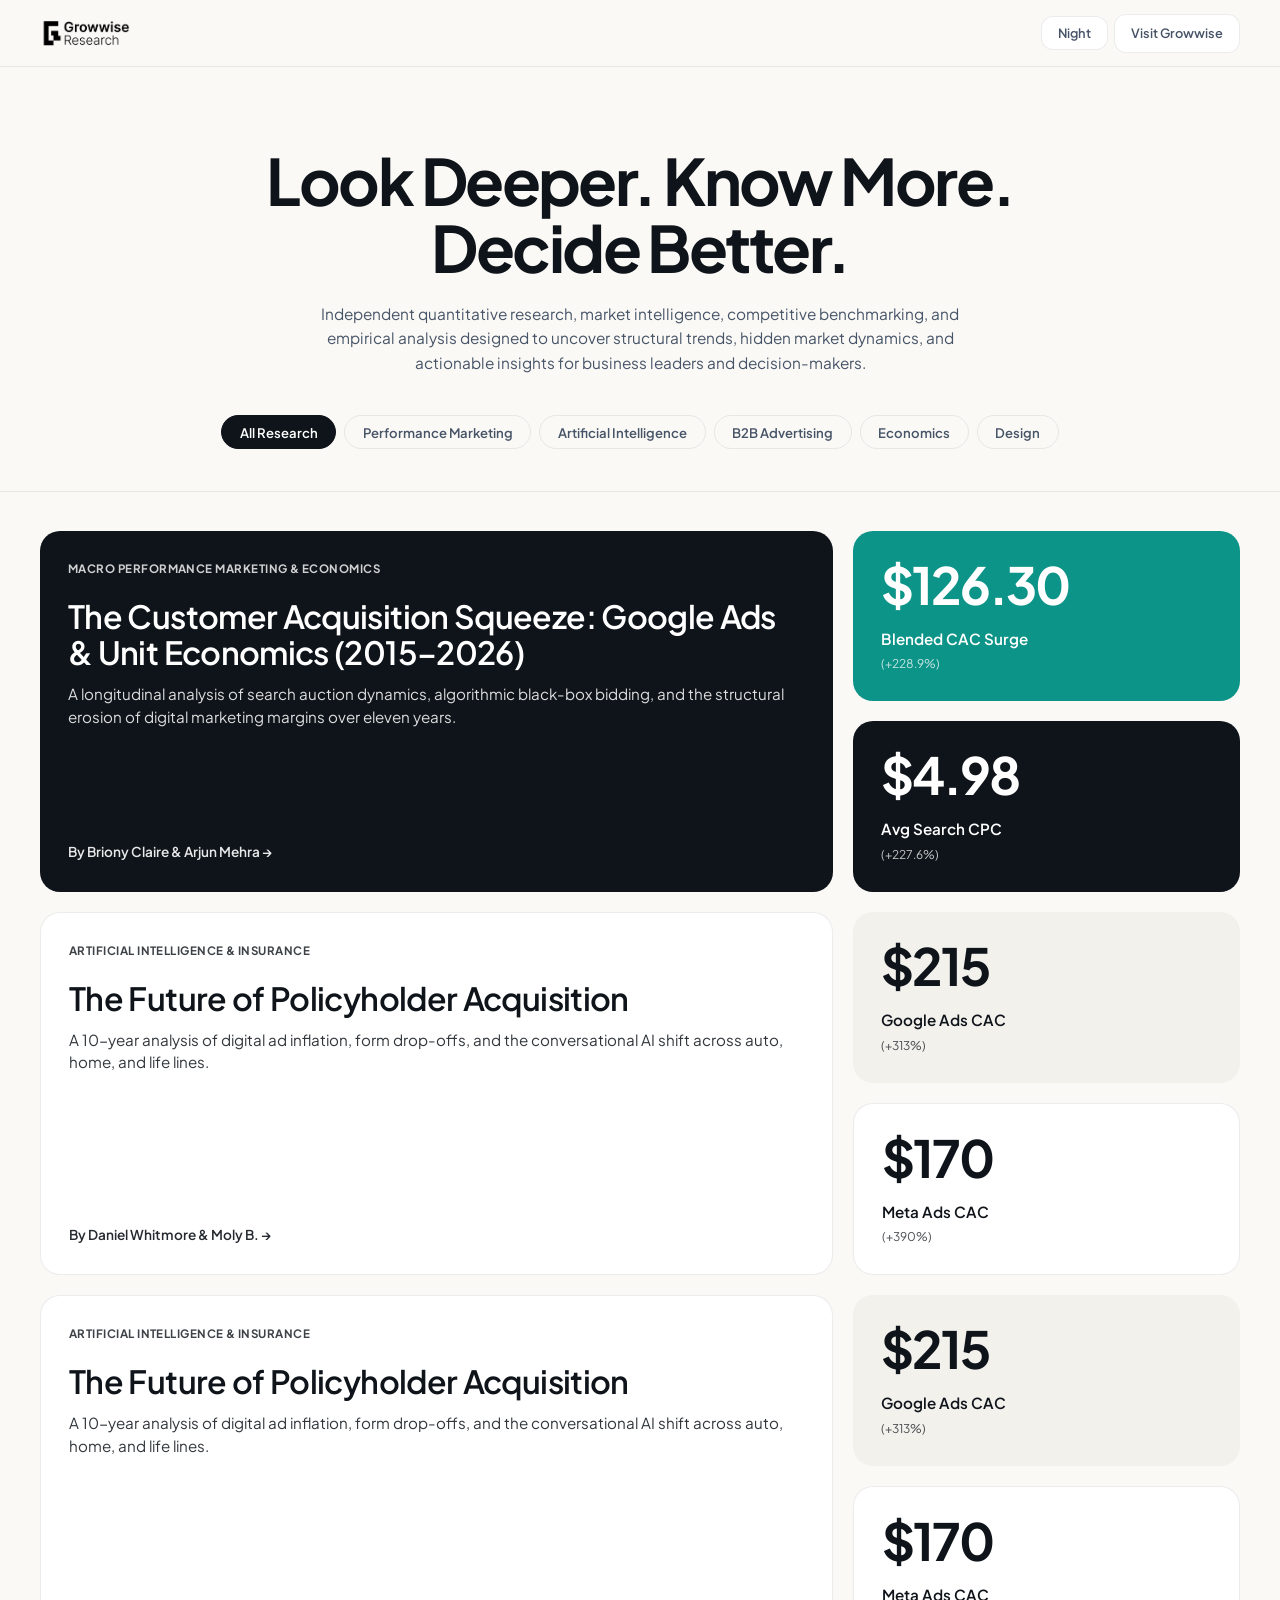
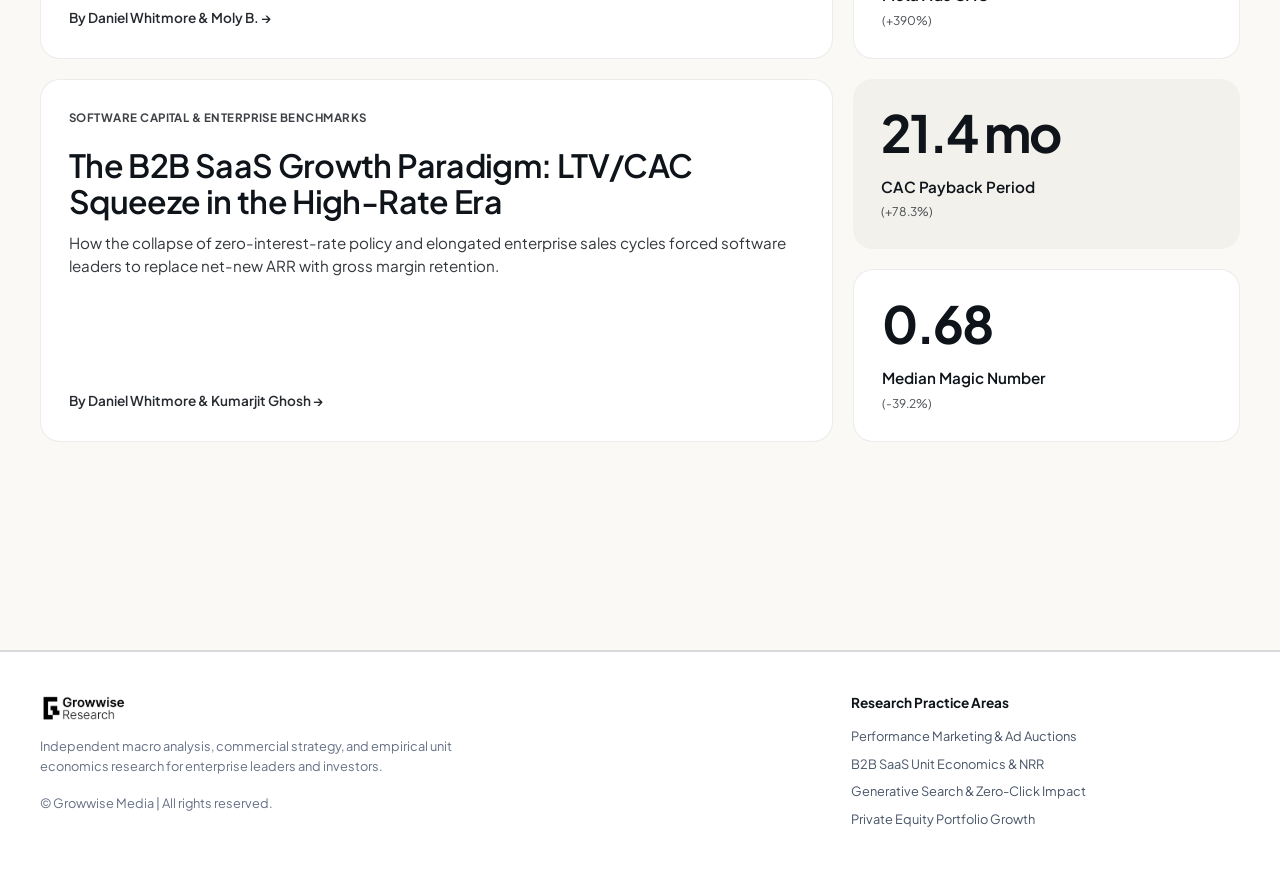
<file: index.html>
<!DOCTYPE html>
<html lang="en">
<head>
  <meta charset="UTF-8">
  <meta name="viewport" content="width=device-width, initial-scale=1.0, viewport-fit=cover">
  <title>Growwise Research — Executive Publications & Empirical Intelligence</title>
  <meta name="description" content="Independent macro performance marketing research, ad auction inflation modeling, and quantitative unit economics frameworks for executive leaders.">
  <meta name="author" content="Growwise Research">
  <meta http-equiv="Cache-Control" content="no-cache, no-store, must-revalidate">
  <meta http-equiv="Pragma" content="no-cache">
  <meta http-equiv="Expires" content="0">

  <!-- Typography: Editorial Serif + Modern Neo-Grotesque Sans -->
  <link rel="preconnect" href="https://fonts.googleapis.com">
  <link rel="preconnect" href="https://fonts.gstatic.com" crossorigin>
  <link href="https://fonts.googleapis.com/css2?family=Newsreader:ital,opsz,wght@0,6..72,400;0,6..72,600;0,6..72,700;1,6..72,400;1,6..72,600&family=Plus+Jakarta+Sans:wght@400;500;600;700;800&display=swap" rel="stylesheet">

  <!-- Core Stylesheets -->
  <link rel="stylesheet" href="css/design-tokens.css?v=20260912-11">
  <link rel="stylesheet" href="css/layout.css?v=20260912-11">
  <link rel="stylesheet" href="css/components.css?v=20260912-11">
  <link rel="stylesheet" href="css/animations.css?v=20260912-11">

  <!-- Critical Modern Blocky Bento Landing Styles -->
  <style id="critical-landing-styles">
    /* Landing Hero */
    .landing-hero {
      padding: clamp(2.5rem, 5vw, 4rem) 0 clamp(1.5rem, 3vw, 2.5rem);
      margin-bottom: clamp(1.5rem, 3vw, 2.5rem);
    }
    .landing-hero-inner {
      max-width: 900px;
      margin: 0 auto;
      text-align: center;
      padding: 0 1rem;
    }
    .landing-title {
      font-family: var(--font-sans);
      font-size: clamp(2.5rem, 5vw, 4.2rem);
      line-height: 1.05;
      font-weight: 700;
      letter-spacing: -0.04em;
      color: var(--color-ink-primary);
      margin: 0 0 1.25rem;
    }
    .landing-deck {
      font-family: var(--font-sans);
      font-size: clamp(0.95rem, 1.2vw, 1.1rem);
      line-height: 1.6;
      color: var(--color-ink-secondary);
      max-width: 680px;
      margin: 0 auto 2.5rem;
    }
    /* Minimalist Filter Navigation */
    .landing-filters-row {
      display: flex;
      align-items: center;
      justify-content: center;
      flex-wrap: wrap;
      gap: 0.5rem;
      padding-bottom: 0.25rem;
    }
    @media (max-width: 640px) {
      .landing-filters-row {
        justify-content: flex-start;
        overflow-x: auto;
        flex-wrap: nowrap;
        padding: 0.25rem 0.5rem 0.5rem;
        -webkit-overflow-scrolling: touch;
        scrollbar-width: none;
      }
      .landing-filters-row::-webkit-scrollbar {
        display: none;
      }
    }
    .landing-filter-pill {
      padding: 0.45rem 1.1rem;
      font-family: var(--font-sans);
      font-size: 0.82rem;
      font-weight: 600;
      border-radius: var(--radius-full);
      border: 1px solid var(--color-border-subtle);
      background: transparent;
      color: var(--color-ink-secondary);
      cursor: pointer;
      white-space: nowrap;
      transition: all var(--transition-fast);
      text-decoration: none;
    }
    .landing-filter-pill:hover {
      background: var(--color-paper-subtle);
      color: var(--color-ink-primary);
    }
    .landing-filter-pill.active {
      background: var(--color-ink-primary);
      color: var(--color-surface);
      border-color: var(--color-ink-primary);
    }
    
    /* Modern Blocky Bento Grid */
    .bento-grid-container {
      display: grid;
      grid-template-columns: repeat(12, 1fr);
      grid-auto-rows: minmax(140px, auto);
      gap: 1.25rem;
      margin-top: 2rem;
      margin-bottom: 4rem;
    }
    
    /* Base Block Style */
    a.mb-block,
    a.mb-block:link,
    a.mb-block:visited,
    a.mb-block:hover,
    a.mb-block:active {
      text-decoration: none !important;
      color: inherit !important;
      border-radius: 20px;
      padding: 1.75rem;
      display: flex;
      flex-direction: column;
      justify-content: space-between;
      transition: transform 0.25s cubic-bezier(0.16, 1, 0.3, 1), box-shadow 0.25s cubic-bezier(0.16, 1, 0.3, 1);
      cursor: pointer;
      overflow: hidden;
      position: relative;
    }
    a.mb-block * {
      text-decoration: none !important;
    }
    a.mb-block:hover {
      transform: scale(0.98);
      box-shadow: 0 12px 24px rgba(0, 0, 0, 0.08);
    }
    
    /* Background Colors */
    .bg-dark { background: #0F141A; color: #FFFFFF !important; }
    .bg-dark * { color: #FFFFFF !important; }
    
    .bg-white { background: #FFFFFF; border: 1px solid var(--color-border-subtle); color: #0F141A !important; }
    
    .bg-teal { background: #0D9488; color: #FFFFFF !important; }
    .bg-teal * { color: #FFFFFF !important; }
    
    .bg-navy { background: #0A1E36; color: #FFFFFF !important; }
    .bg-navy * { color: #FFFFFF !important; }

    .bg-paper { background: #F2F1EC; color: #0F141A !important; }

    .bg-rose { background: #E11D48; color: #FFFFFF !important; }
    .bg-rose * { color: #FFFFFF !important; }
    
    /* Content Styling */
    .mb-kicker {
      font-size: 0.72rem;
      font-weight: 700;
      letter-spacing: 0.04em;
      text-transform: uppercase;
      opacity: 0.8;
      margin-bottom: 1.25rem;
    }
    .mb-title {
      font-family: var(--font-sans);
      font-size: clamp(1.4rem, 2vw, 1.8rem);
      line-height: 1.15;
      font-weight: 600;
      letter-spacing: -0.02em;
      margin: 0 0 0.75rem;
    }
    .mb-main .mb-title {
      font-size: clamp(1.6rem, 2.5vw, 2.2rem);
    }
    .mb-deck {
      font-size: 0.95rem;
      line-height: 1.5;
      opacity: 0.85;
    }
    .mb-content-bottom {
      margin-top: 1.5rem;
      font-size: 0.85rem;
      font-weight: 600;
      opacity: 0.9;
    }
    
    /* KPI Styling */
    .mb-kpi-val {
      font-family: var(--font-sans);
      font-size: clamp(2.5rem, 4vw, 3.5rem);
      font-weight: 700;
      letter-spacing: -0.04em;
      line-height: 1;
      margin-bottom: 1rem;
    }
    .mb-kpi-title {
      font-size: 0.95rem;
      font-weight: 600;
      margin-bottom: 0.35rem;
    }
    .mb-kpi-sub {
      font-size: 0.75rem;
      opacity: 0.75;
      line-height: 1.4;
    }
    
    /* Responsive Spans */
    @media (max-width: 959px) {
      .bento-grid-container {
        display: flex;
        flex-direction: column;
      }
      a.mb-block {
        width: 100%;
        min-height: 160px;
      }
    }
  </style>
</head>
<body>

  <!-- Top Bar: Logo on Top-Left, Utilities on Top-Right -->
  <header class="top-nav-bar" id="main-nav-bar">
    <div class="top-nav-inner">
      <div class="nav-logo-wrap">
        <a href="/">
          <img src="assets/logo-black.png" alt="Growwise Research" class="brand-logo-img logo-light-mode" />
          <img src="assets/logo-white.png" alt="Growwise Research" class="brand-logo-img logo-dark-mode" />
        </a>
      </div>
      <div class="nav-actions-group">
        <div class="nav-pill-actions">
          <button class="btn btn-subtle" id="theme-toggle-btn" title="Toggle night mode">Night</button>
          <a href="https://growwisemedia.com" target="_blank" rel="noopener noreferrer" class="btn btn-subtle" id="visit-growwise-btn" title="Visit Growwise Media">Visit Growwise</a>
        </div>
      </div>
    </div>
  </header>

  <!-- Page Main Flow -->
  <main class="page-wrapper">
    <!-- Landing Hero: Ultra-Clean McKinsey Editorial -->
    <section class="landing-hero">
      <div class="landing-hero-inner">
        <h1 class="landing-title">Look Deeper. Know More. Decide Better.</h1>
        <p class="landing-deck">
          Independent quantitative research, market intelligence, competitive benchmarking, and empirical analysis designed to uncover structural trends, hidden market dynamics, and actionable insights for business leaders and decision-makers.
        </p>

        <!-- Filter Strip -->
        <div class="landing-filters-row">
          <button class="landing-filter-pill active" data-filter="all">All Research</button>
          <button class="landing-filter-pill" data-filter="Performance Marketing">Performance Marketing</button>
          <button class="landing-filter-pill" data-filter="Artificial Intelligence">Artificial Intelligence</button>
          <button class="landing-filter-pill" data-filter="B2B Advertising">B2B Advertising</button>
          <button class="landing-filter-pill" data-filter="Economics">Economics</button>
          <button class="landing-filter-pill" data-filter="Design">Design</button>
        </div>
      </div>
    </section>

    <!-- Bento Grid Container -->
    <section class="container" aria-label="Research Publications">
      <div class="bento-grid-container" id="research-bento-grid">
        <!-- Rendered dynamically by js/landing.js from window.RESEARCH_DATABASE -->
      </div>
    </section>
  </main>

  <!-- Editorial Footer -->
  <footer class="site-footer">
    <div class="container footer-grid" style="grid-template-columns: 2fr 1fr;">
      <div>
        <div class="brand-wrapper" style="margin-bottom:0.75rem;">
          <img src="assets/logo-black.png" alt="Growwise Research" class="brand-logo-img logo-light-mode" style="height:32px;width:auto;" />
          <img src="assets/logo-white.png" alt="Growwise Research" class="brand-logo-img logo-dark-mode" style="height:32px;width:auto;" />
        </div>
        <p style="font-size:var(--text-xs);color:var(--color-ink-muted);line-height:1.6;max-width:440px;">
          Independent macro analysis, commercial strategy, and empirical unit economics research for enterprise leaders and investors.
        </p>
        <div style="margin-top:1rem;font-size:var(--text-xs);color:var(--color-ink-muted);">
          © Growwise Media | All rights reserved.
        </div>
      </div>

      <div>
        <h4 style="font-size:0.85rem;font-weight:700;margin-bottom:0.75rem;color:var(--color-ink-primary);">Research Practice Areas</h4>
        <ul style="list-style:none;display:grid;gap:0.4rem;font-size:var(--text-xs);">
          <li><a href="google-ads-unit-economics-2015-2026/" style="color:var(--color-ink-secondary);text-decoration:none;">Performance Marketing &amp; Ad Auctions</a></li>
          <li><a href="google-ads-unit-economics-2015-2026/" style="color:var(--color-ink-secondary);text-decoration:none;">B2B SaaS Unit Economics &amp; NRR</a></li>
          <li><a href="google-ads-unit-economics-2015-2026/" style="color:var(--color-ink-secondary);text-decoration:none;">Generative Search &amp; Zero-Click Impact</a></li>
          <li><a href="google-ads-unit-economics-2015-2026/" style="color:var(--color-ink-secondary);text-decoration:none;">Private Equity Portfolio Growth</a></li>
        </ul>
      </div>
    </div>
  </footer>

  <!-- Scripts -->
  <script src="js/data/authors.js?v=20260912-11"></script>
  <script src="js/data/google-ads-cac.js?v=20260912-11"></script>
  <script src="js/data/insurance-ai-cac.js?v=20260912-11"></script>
  <script src="js/data/template-schema.js?v=20260912-11"></script>
  <script src="js/landing.js?v=20260912-11"></script>
</body>
</html>
</file>
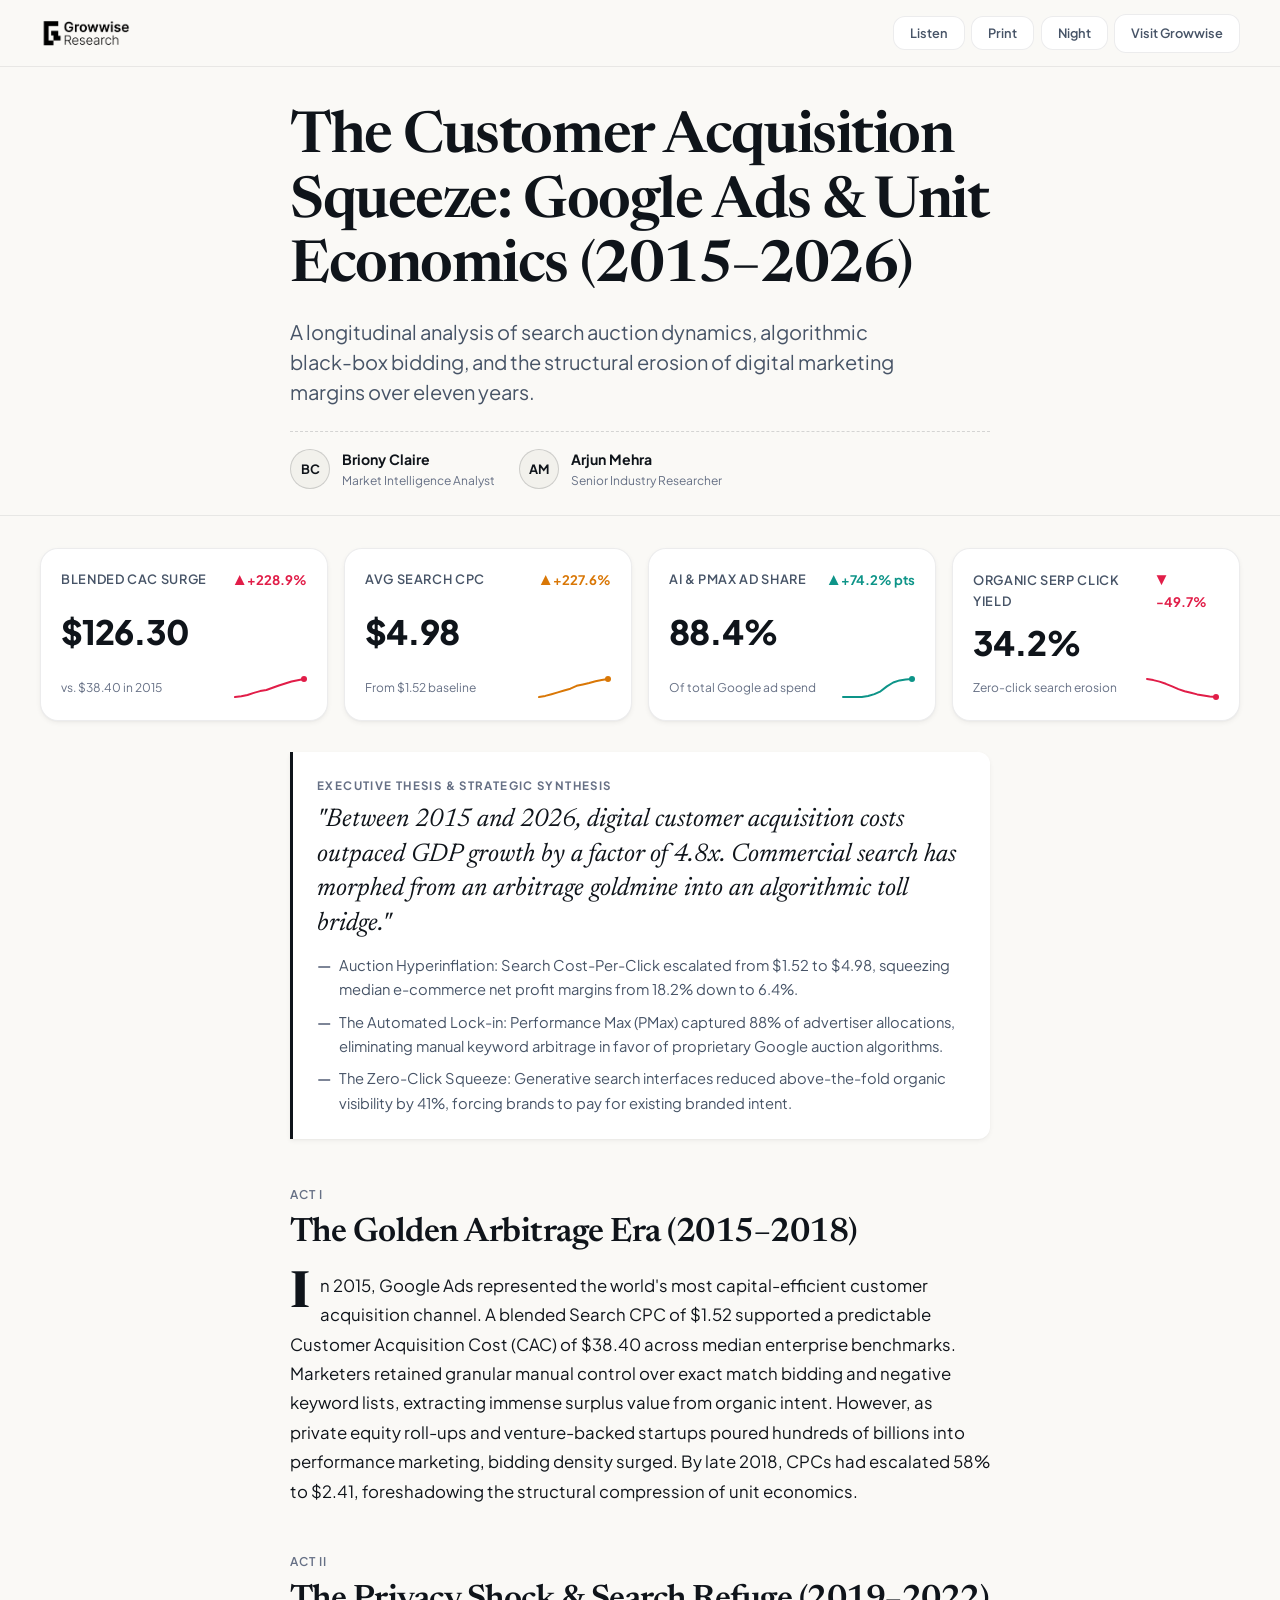
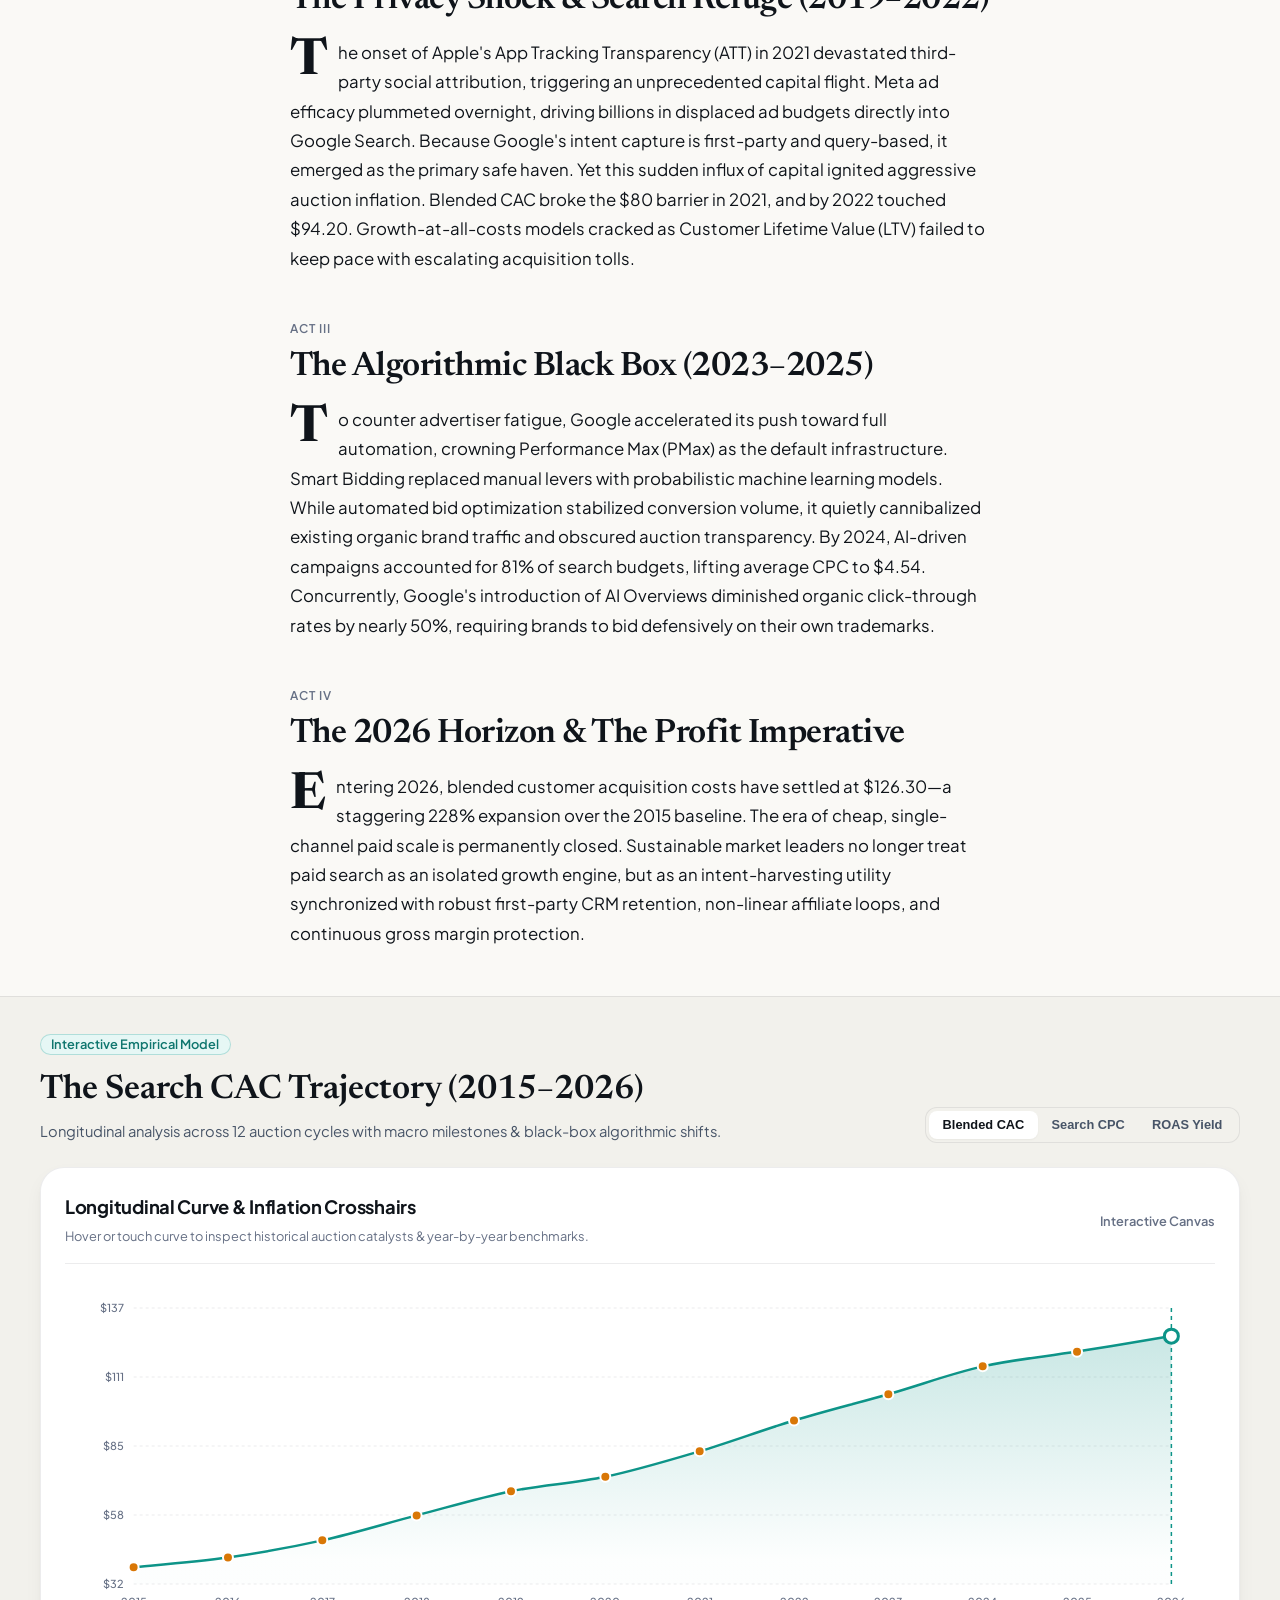
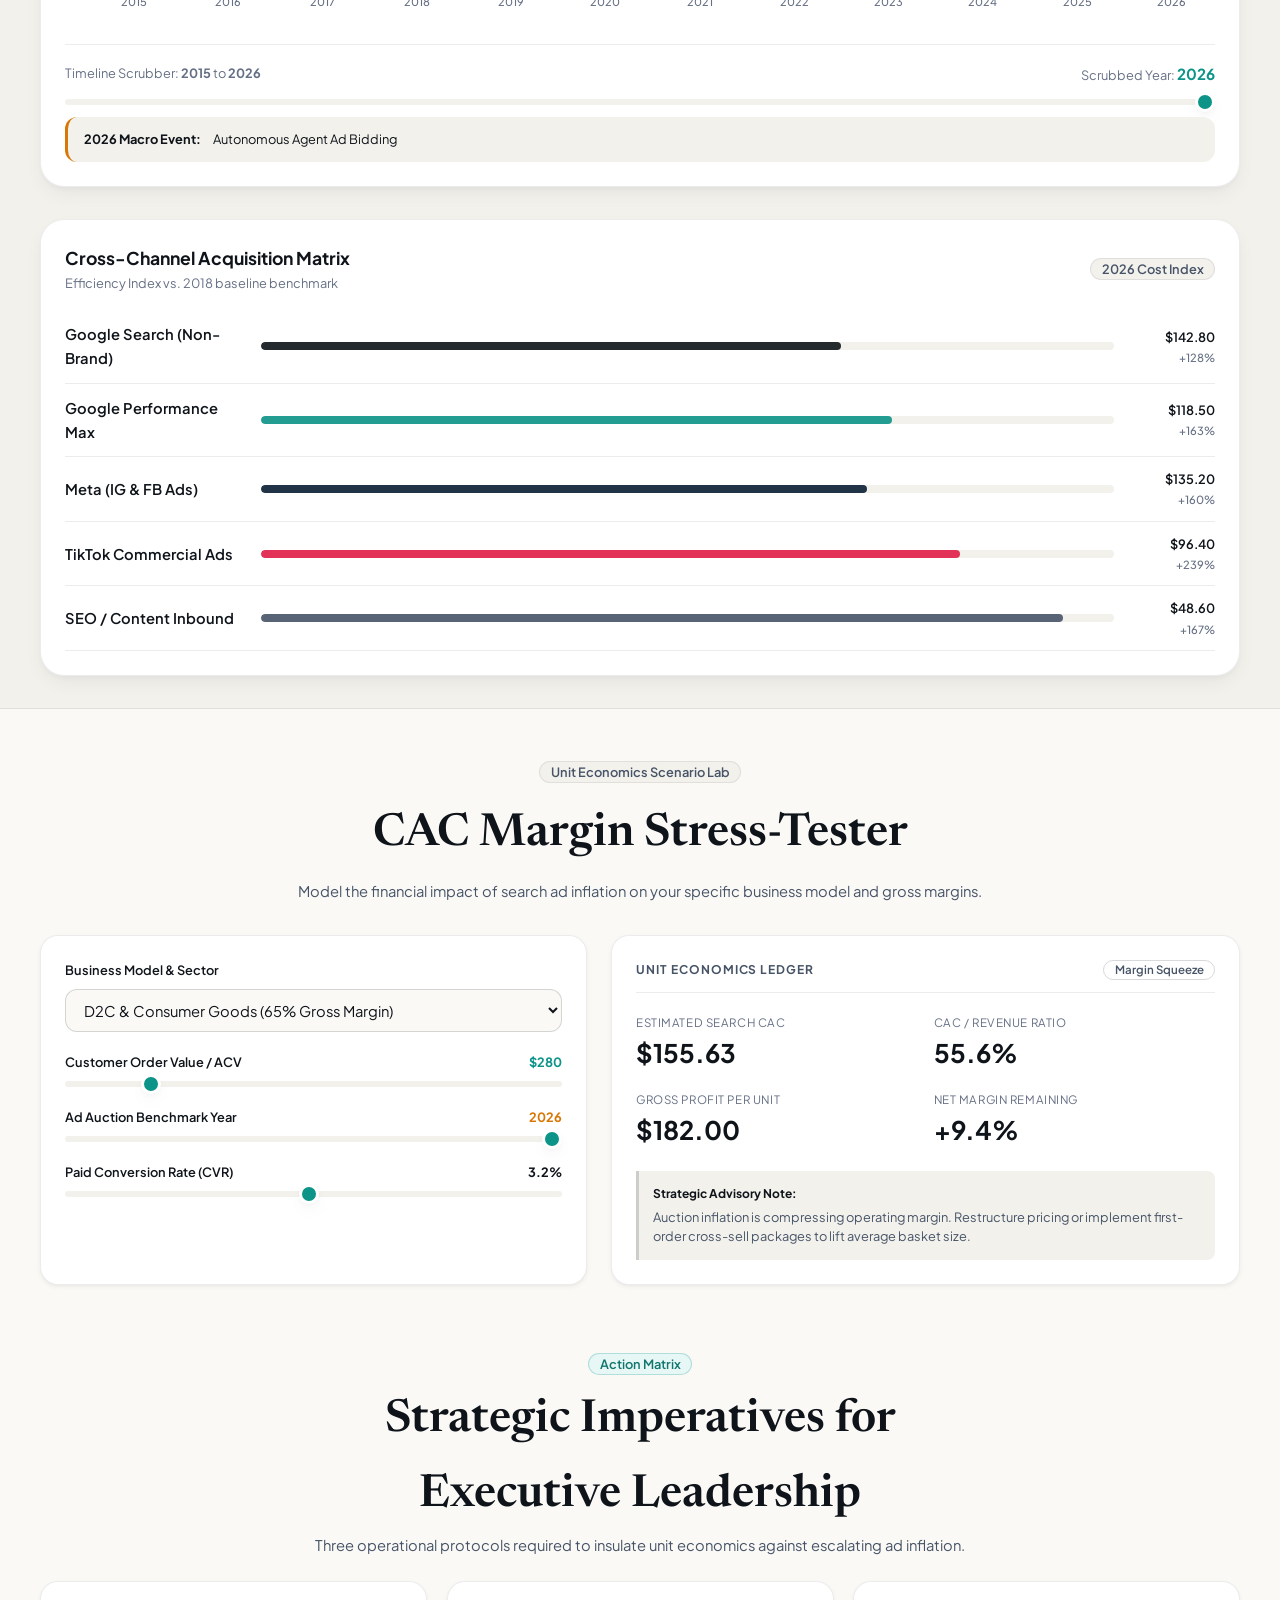
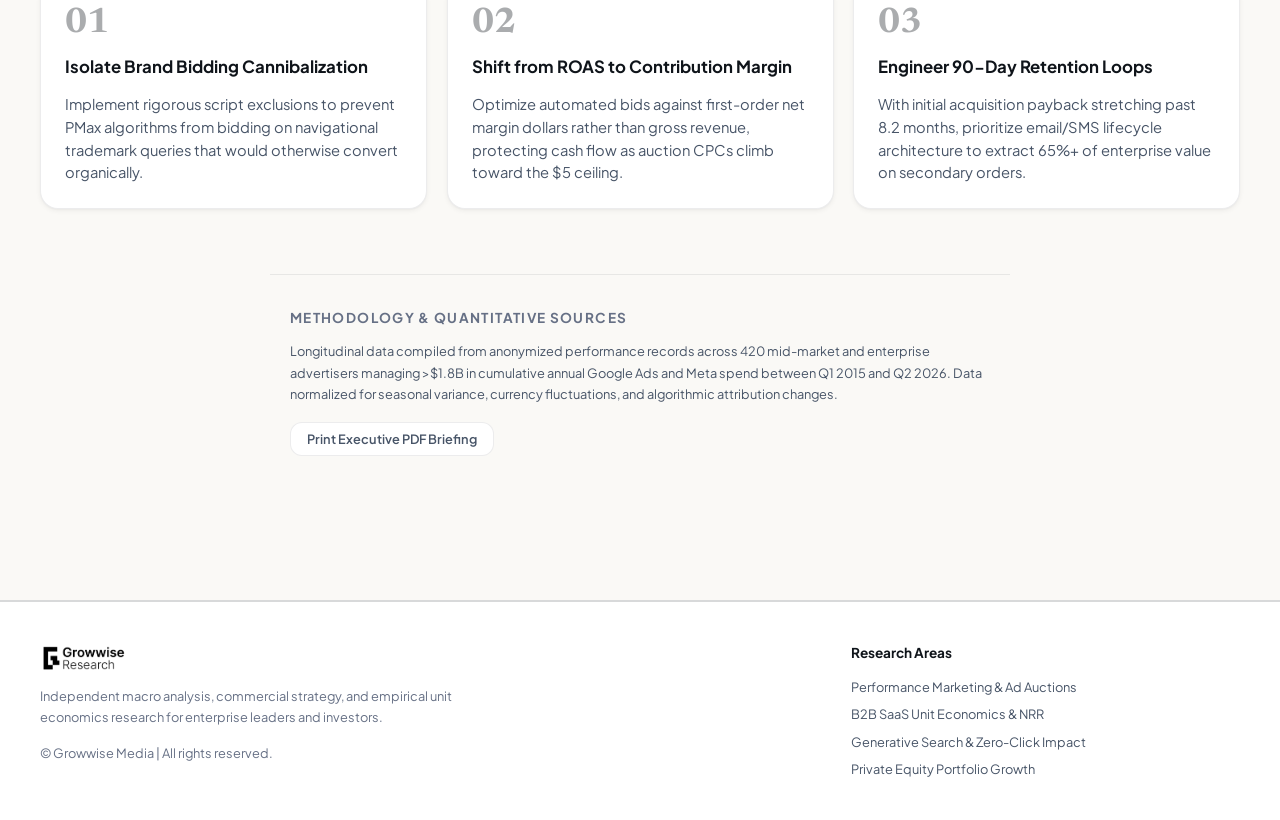
<file: Google Ads & Unit Economics (2015-2026)/index.html>
<!DOCTYPE html>
<html lang="en">
<head>
  <meta charset="UTF-8">
  <meta name="viewport" content="width=device-width, initial-scale=1.0, viewport-fit=cover">
  <title>Growwise Research — The Customer Acquisition Squeeze (2015–2026)</title>
  <meta name="description" content="A McKinsey-grade longitudinal analysis of Google Ads auction inflation, Performance Max algorithmic bidding, and the structural erosion of digital unit economics from 2015 to 2026.">
  <meta name="author" content="Growwise Research">

  <base href="/">

  <!-- Typography: Editorial Serif + Modern Neo-Grotesque Sans -->
  <link rel="preconnect" href="https://fonts.googleapis.com">
  <link rel="preconnect" href="https://fonts.gstatic.com" crossorigin>
  <link href="https://fonts.googleapis.com/css2?family=Newsreader:ital,opsz,wght@0,6..72,400;0,6..72,600;0,6..72,700;1,6..72,400;1,6..72,600&family=Plus+Jakarta+Sans:wght@400;500;600;700;800&display=swap" rel="stylesheet">

  <!-- Core Stylesheets (Cache-busted) -->
  <link rel="stylesheet" href="css/design-tokens.css?v=2">
  <link rel="stylesheet" href="css/layout.css?v=2">
  <link rel="stylesheet" href="css/components.css?v=2">
  <link rel="stylesheet" href="css/animations.css?v=2">
</head>
<body>

  <!-- Dedicated PDF Print Watermark using assets/logo-black.png -->
  <div class="print-watermark" aria-hidden="true">
    <img src="assets/logo-black.png" alt="" class="print-watermark-img" />
  </div>

  <!-- Top Reading Progress Indicator -->
  <div class="reading-progress-track">
    <div class="reading-progress-bar" id="reading-progress"></div>
  </div>

  <!-- Top Bar: Logo on Top-Left aligned with Reading Utilities & Audio on Top-Right -->
  <header class="top-nav-bar" id="main-nav-bar">
    <div class="top-nav-inner">
      <div class="nav-logo-wrap">
        <img src="assets/logo-black.png" alt="Growwise Research" class="brand-logo-img logo-light-mode" />
        <img src="assets/logo-white.png" alt="Growwise Research" class="brand-logo-img logo-dark-mode" />
      </div>
      <div class="nav-actions-group">
        <!-- Minimal Audio Control Bar -->
        <div class="audio-player-panel" id="audio-player-panel" aria-label="Audio controls">
          <button class="btn-audio-ctrl" id="audio-rewind-btn" title="Rewind 10 seconds">-10s</button>
          <button class="btn-audio-ctrl" id="audio-play-pause-btn" title="Pause audio">Pause</button>
          <button class="btn-audio-ctrl" id="audio-forward-btn" title="Forward 10 seconds">+10s</button>
          <button class="btn-audio-ctrl btn-audio-speed" id="audio-speed-btn" title="Playback speed">1.0x</button>
          <button class="btn-audio-ctrl" id="audio-stop-btn" title="Stop audio">✕</button>
        </div>
        <div class="nav-pill-actions">
          <button class="btn btn-subtle" id="audio-briefing-btn" title="Listen to citation">Listen</button>
          <button class="btn btn-subtle" id="print-export-btn" title="Print document or save PDF">Print</button>
          <button class="btn btn-subtle" id="theme-toggle-btn" title="Toggle night mode">Night</button>
          <a href="https://growwisemedia.com" target="_blank" rel="noopener noreferrer" class="btn btn-subtle" id="visit-growwise-btn" title="Visit Growwise Media">Visit Growwise</a>
        </div>
      </div>
    </div>
  </header>

  <!-- Page Main Content Flow -->
  <main class="page-wrapper">

    <!-- Hero / Article Masthead Container -->
    <article class="article-masthead">
      <div class="container-editorial" id="article-masthead-container">
        <!-- Rendered dynamically by app.js -->
      </div>
    </article>

    <!-- At-a-Glance KPI Grid (Corelystic / Convertex inspired) -->
    <section class="container" aria-label="Executive Key Performance Indicators">
      <div class="kpi-grid" id="kpi-grid-container">
        <!-- Rendered dynamically by app.js with live sparklines -->
      </div>
    </section>

    <!-- Executive Summary Pull-Box -->
    <section class="container-editorial" id="exec-summary-container">
      <!-- Rendered dynamically by app.js -->
    </section>

    <!-- Narrative Flow: Acts I & II (First 250 Words) -->
    <section class="container-editorial" id="narrative-container">
      <!-- Rendered dynamically by app.js with scroll popups -->
    </section>

    <!-- Interactive Data Lab (Longitudinal Timeline Chart + Channel Matrix) -->
    <section class="data-lab-section" id="data-lab">
      <div class="container">
        <div class="section-header-row">
          <div>
            <div class="pill pill-teal" style="margin-bottom:0.5rem;">Interactive Empirical Model</div>
            <h2 class="section-title">The Search CAC Trajectory (2015–2026)</h2>
            <p class="section-subtitle">Longitudinal analysis across 12 auction cycles with macro milestones & black-box algorithmic shifts.</p>
          </div>
          <div class="chart-tabs">
            <button class="chart-tab-btn active" data-metric="cac">Blended CAC</button>
            <button class="chart-tab-btn" data-metric="cpc">Search CPC</button>
            <button class="chart-tab-btn" data-metric="roas">ROAS Yield</button>
          </div>
        </div>

        <!-- Flagship Interactive SVG Chart Card -->
        <div class="chart-card reveal-item">
          <div class="chart-top-bar">
            <div class="chart-title-group">
              <span class="chart-title">Longitudinal Curve & Inflation Crosshairs</span>
              <span class="chart-caption">Hover or touch curve to inspect historical auction catalysts & year-by-year benchmarks.</span>
            </div>
            <div>
              <span style="font-size:var(--text-xs);color:var(--color-ink-muted);font-weight:600;">Interactive Canvas</span>
            </div>
          </div>

          <!-- Chart SVG & Hover Tooltip -->
          <div class="chart-svg-container" id="timeline-chart-svg-wrap">
            <!-- Rendered by ChartEngine.renderTimelineChart -->
          </div>

          <!-- Interactive Timeline Scrubber Control -->
          <div class="timeline-scrubber-box">
            <div class="scrubber-header">
              <span>Timeline Scrubber: <strong>2015</strong> to <strong>2026</strong></span>
              <span>Scrubbed Year: <strong id="scrubber-year-label" style="color:var(--color-brand-teal);font-size:0.95rem;">2026</strong></span>
            </div>
            <input type="range" id="timeline-slider" class="scrubber-slider" min="0" max="11" value="11" step="1" aria-label="Year Scrubber">
            <div class="scrubber-milestone-callout" id="scrubber-milestone-text">
              <strong>2026 Milestone:</strong> Autonomous Agent Ad Bidding & Cookieless Search Dominance
            </div>
          </div>
        </div>

        <!-- Channel Comparative Matrix (Search vs Meta vs TikTok vs PMax vs SEO) -->
        <div style="margin-top:2rem;" class="reveal-item delay-2">
          <div class="channels-matrix-card">
            <div style="display:flex;justify-content:space-between;align-items:center;margin-bottom:1rem;">
              <div>
                <h3 style="font-size:1.1rem;font-weight:700;">Cross-Channel Acquisition Matrix</h3>
                <p style="font-size:var(--text-xs);color:var(--color-ink-muted);">Efficiency Index vs. 2018 baseline benchmark</p>
              </div>
              <span class="pill pill-gray">2026 Cost Index</span>
            </div>
            <div id="channel-matrix-container">
              <!-- Rendered by ChartEngine.renderChannelComparison -->
            </div>
          </div>
        </div>
      </div>
    </section>

    <!-- Interactive CAC Margin Stress-Tester Simulator -->
    <section class="container" style="margin-top:var(--space-12);" id="simulator-section">
      <div class="container-editorial" style="margin-bottom:1.5rem;text-align:center;">
        <span class="pill pill-gray" style="margin-bottom:0.5rem;">Unit Economics Scenario Lab</span>
        <h2 style="font-family:var(--font-editorial);font-size:var(--text-3xl);font-weight:600;margin-top:0.4rem;">
          CAC Margin Stress-Tester
        </h2>
        <p style="font-size:var(--text-sm);color:var(--color-ink-secondary);margin-top:0.4rem;">
          Model the financial impact of search ad inflation on your specific business model and gross margins.
        </p>
      </div>

      <div class="simulator-layout">
        <!-- Input Controls -->
        <div class="sim-controls-panel reveal-item">
          <div class="sim-field">
            <div class="sim-label-row">
              <label for="sim-industry">Business Model & Sector</label>
            </div>
            <select id="sim-industry" class="sim-input-select">
              <option value="ecommerce" selected>D2C & Consumer Goods (65% Gross Margin)</option>
              <option value="saas">B2B SaaS / Software (80% Gross Margin)</option>
              <option value="fintech">FinTech & Neobanking (70% Gross Margin)</option>
              <option value="services">Professional & Local Services (55% Gross Margin)</option>
            </select>
          </div>

          <div class="sim-field">
            <div class="sim-label-row">
              <label for="sim-cust-val">Customer Order Value / ACV</label>
              <span id="sim-cust-val-display" style="font-family:var(--font-sans);color:var(--color-brand-teal);font-weight:700;">$280</span>
            </div>
            <input type="range" id="sim-cust-val" class="scrubber-slider" min="50" max="1500" step="10" value="280">
          </div>

          <div class="sim-field">
            <div class="sim-label-row">
              <label for="sim-year">Ad Auction Benchmark Year</label>
              <span id="sim-year-display" style="font-family:var(--font-sans);color:var(--color-brand-amber);font-weight:700;">2026</span>
            </div>
            <input type="range" id="sim-year" class="scrubber-slider" min="2015" max="2026" step="1" value="2026">
          </div>

          <div class="sim-field">
            <div class="sim-label-row">
              <label for="sim-cvr">Paid Conversion Rate (CVR)</label>
              <span id="sim-cvr-display" style="font-family:var(--font-sans);color:var(--color-ink-primary);font-weight:700;">3.2%</span>
            </div>
            <input type="range" id="sim-cvr" class="scrubber-slider" min="0.5" max="6.0" step="0.1" value="3.2">
          </div>
        </div>

        <!-- Live Stress Test Results - Clean Executive Ledger -->
        <div class="sim-results-panel reveal-item delay-1">
          <div style="display:flex;align-items:center;justify-content:space-between;border-bottom:1px solid var(--color-border-subtle);padding-bottom:0.75rem;">
            <span style="font-size:0.75rem;text-transform:uppercase;letter-spacing:0.08em;font-weight:700;color:var(--color-ink-secondary);">Unit Economics Ledger</span>
            <span id="sim-diagnosis-badge" class="pill" style="font-size:0.72rem;background:var(--color-paper-subtle);color:var(--color-ink-primary);border:1px solid var(--color-border-medium);">Capital Efficient</span>
          </div>

          <div class="sim-kpi-block">
            <div>
              <div class="sim-kpi-sub">Estimated Search CAC</div>
              <div class="sim-kpi-val" id="sim-out-cac">$155.60</div>
            </div>
            <div>
              <div class="sim-kpi-sub">CAC / Revenue Ratio</div>
              <div class="sim-kpi-val" id="sim-out-ratio">55.6%</div>
            </div>
            <div>
              <div class="sim-kpi-sub">Gross Profit per Unit</div>
              <div class="sim-kpi-val" id="sim-out-profit">$182.00</div>
            </div>
            <div>
              <div class="sim-kpi-sub">Net Margin Remaining</div>
              <div class="sim-kpi-val" id="sim-out-margin">+9.4%</div>
            </div>
          </div>

          <div class="sim-recommendation-box">
            <div style="font-weight:700;margin-bottom:0.3rem;font-size:0.75rem;color:var(--color-ink-primary);">Strategic Advisory Note:</div>
            <div id="sim-rec-text">Unit economics absorb search auction inflation with positive net contribution. Maintain focus on high-intent query harvesting and first-party customer retention.</div>
          </div>
        </div>
      </div>
    </section>

    <!-- Strategic Imperatives (McKinsey 3-Column Action Matrix) -->
    <section class="container" style="margin-top:var(--space-16);">
      <div class="container-editorial" style="text-align:center;margin-bottom:1.5rem;">
        <span class="pill pill-teal">Action Matrix</span>
        <h2 style="font-family:var(--font-editorial);font-size:var(--text-3xl);font-weight:600;margin-top:0.4rem;">
          Strategic Imperatives for Executive Leadership
        </h2>
        <p style="font-size:var(--text-sm);color:var(--color-ink-secondary);">
          Three operational protocols required to insulate unit economics against escalating ad inflation.
        </p>
      </div>

      <div class="action-matrix-grid" id="imperatives-container">
        <!-- Rendered dynamically by app.js -->
      </div>
    </section>

    <!-- Methodology & Research Governance -->
    <section class="container-editorial" style="margin-top:var(--space-16);border-top:1px solid var(--color-border-subtle);padding-top:var(--space-8);">
      <h3 style="font-size:0.85rem;text-transform:uppercase;letter-spacing:0.1em;color:var(--color-ink-muted);margin-bottom:0.75rem;">
        Methodology & Quantitative Sources
      </h3>
      <p style="font-size:var(--text-xs);line-height:1.7;color:var(--color-ink-secondary);margin-bottom:0.75rem;">
        Longitudinal data compiled from anonymized performance records across 420 mid-market and enterprise advertisers managing >$1.8B in cumulative annual Google Ads and Meta spend between Q1 2015 and Q2 2026. Data normalized for seasonal variance, currency fluctuations, and algorithmic attribution changes.
      </p>
      <div style="margin-top:1rem;">
        <button class="btn btn-subtle" onclick="window.print();">Print Executive PDF Briefing</button>
      </div>
    </section>

  </main>

  <!-- Editorial Footer -->
  <footer class="site-footer">
    <div class="container footer-grid" style="grid-template-columns: 2fr 1fr;">
      <div>
        <div class="brand-wrapper" style="margin-bottom:0.75rem;">
          <img src="assets/logo-black.png" alt="Growwise Research" class="brand-logo-img logo-light-mode" style="height:32px;width:auto;" />
          <img src="assets/logo-white.png" alt="Growwise Research" class="brand-logo-img logo-dark-mode" style="height:32px;width:auto;" />
        </div>
        <p style="font-size:var(--text-xs);color:var(--color-ink-muted);line-height:1.6;max-width:440px;">
          Independent macro analysis, commercial strategy, and empirical unit economics research for enterprise leaders and investors.
        </p>
        <div style="margin-top:1rem;font-size:var(--text-xs);color:var(--color-ink-muted);">
          © Growwise Media | All rights reserved.
        </div>
      </div>

      <div>
        <h4 style="font-size:0.85rem;font-weight:700;margin-bottom:0.75rem;color:var(--color-ink-primary);">Research Areas</h4>
        <ul style="list-style:none;display:grid;gap:0.4rem;font-size:var(--text-xs);">
          <li><a href="#" style="color:var(--color-ink-secondary);text-decoration:none;">Performance Marketing & Ad Auctions</a></li>
          <li><a href="#" style="color:var(--color-ink-secondary);text-decoration:none;">B2B SaaS Unit Economics & NRR</a></li>
          <li><a href="#" style="color:var(--color-ink-secondary);text-decoration:none;">Generative Search & Zero-Click Impact</a></li>
          <li><a href="#" style="color:var(--color-ink-secondary);text-decoration:none;">Private Equity Portfolio Growth</a></li>
        </ul>
      </div>
    </div>
  </footer>

  <!-- Interactive Floating Toast -->
  <div class="toast" id="toast-notification">Notification</div>

  <!-- Scripts -->
  <script src="js/data/authors.js?v=20260912-5"></script>
  <script src="js/data/google-ads-cac.js?v=20260912-5"></script>
  <script src="js/data/template-schema.js?v=20260912-5"></script>
  <script src="js/charts.js?v=20260912-5"></script>
  <script src="js/simulator.js?v=20260912-5"></script>
  <script src="js/app.js?v=20260912-5"></script>
</body>
</html>
</file>
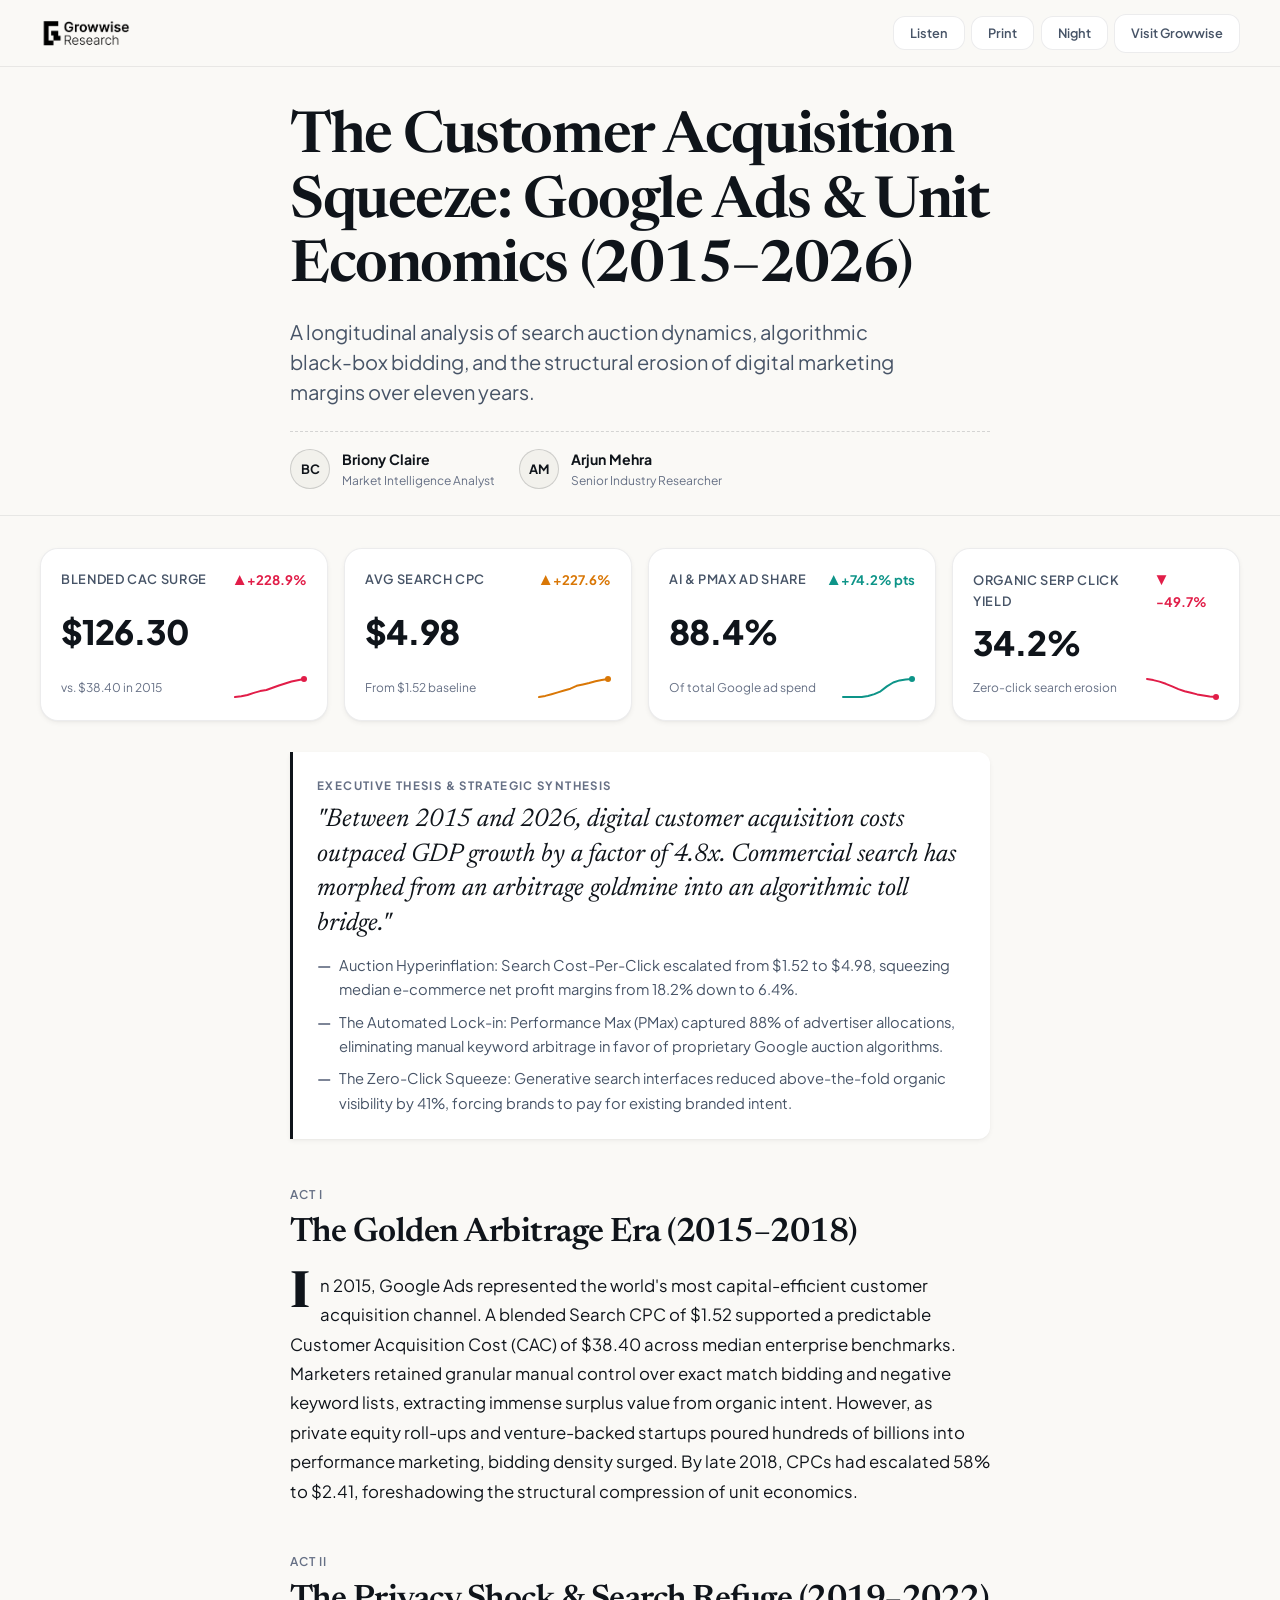
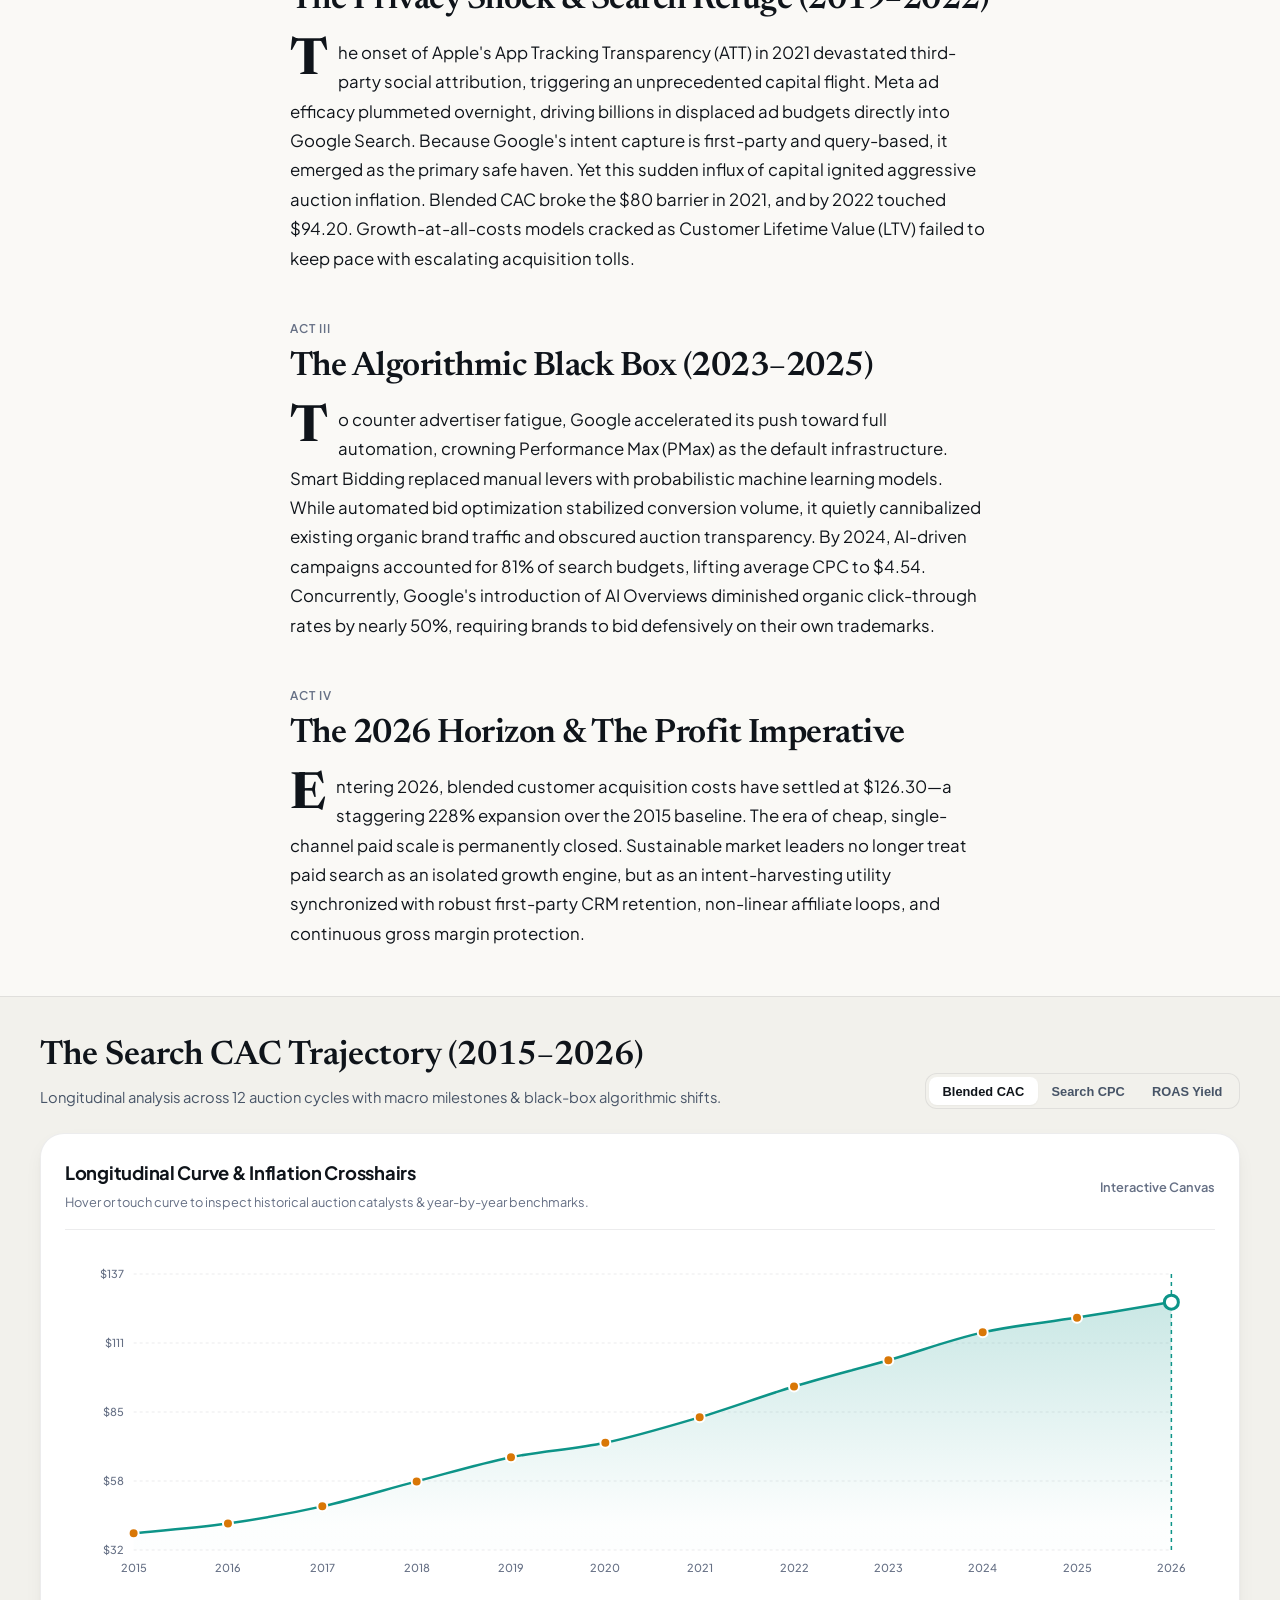
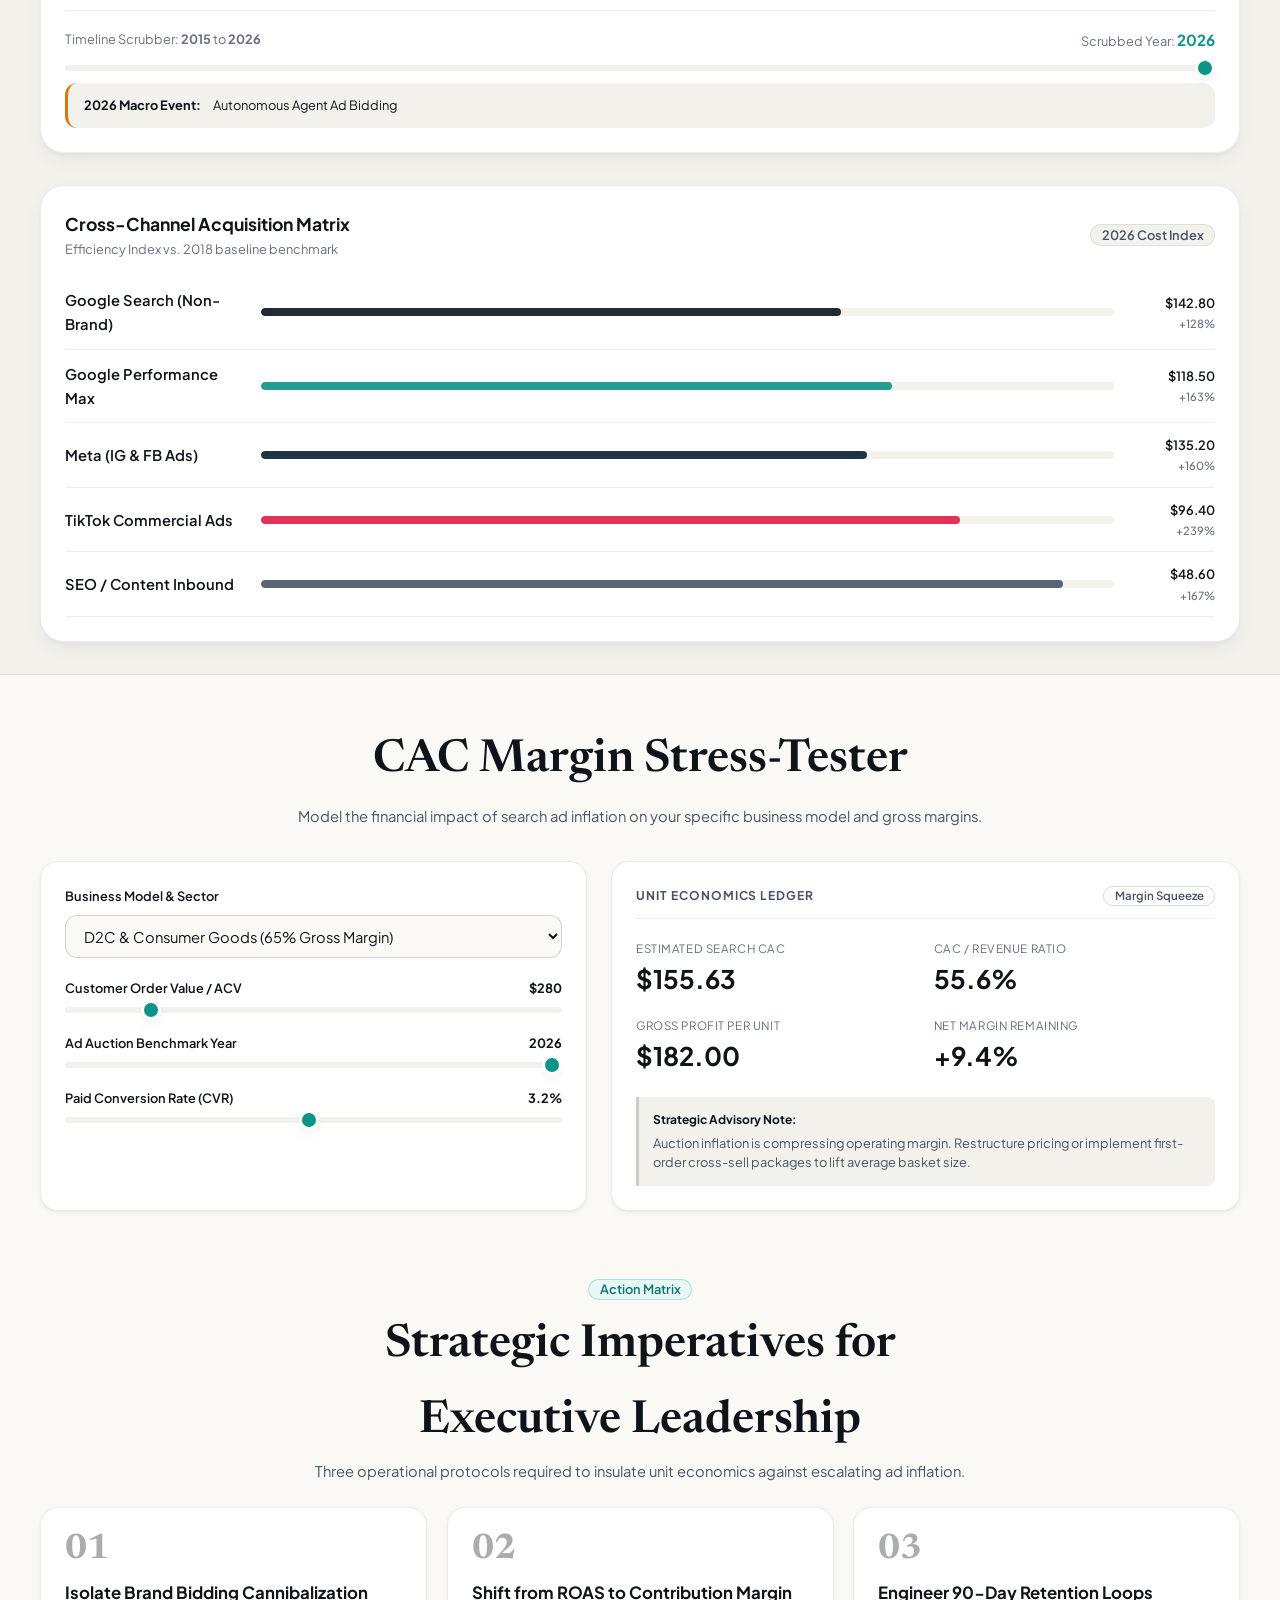
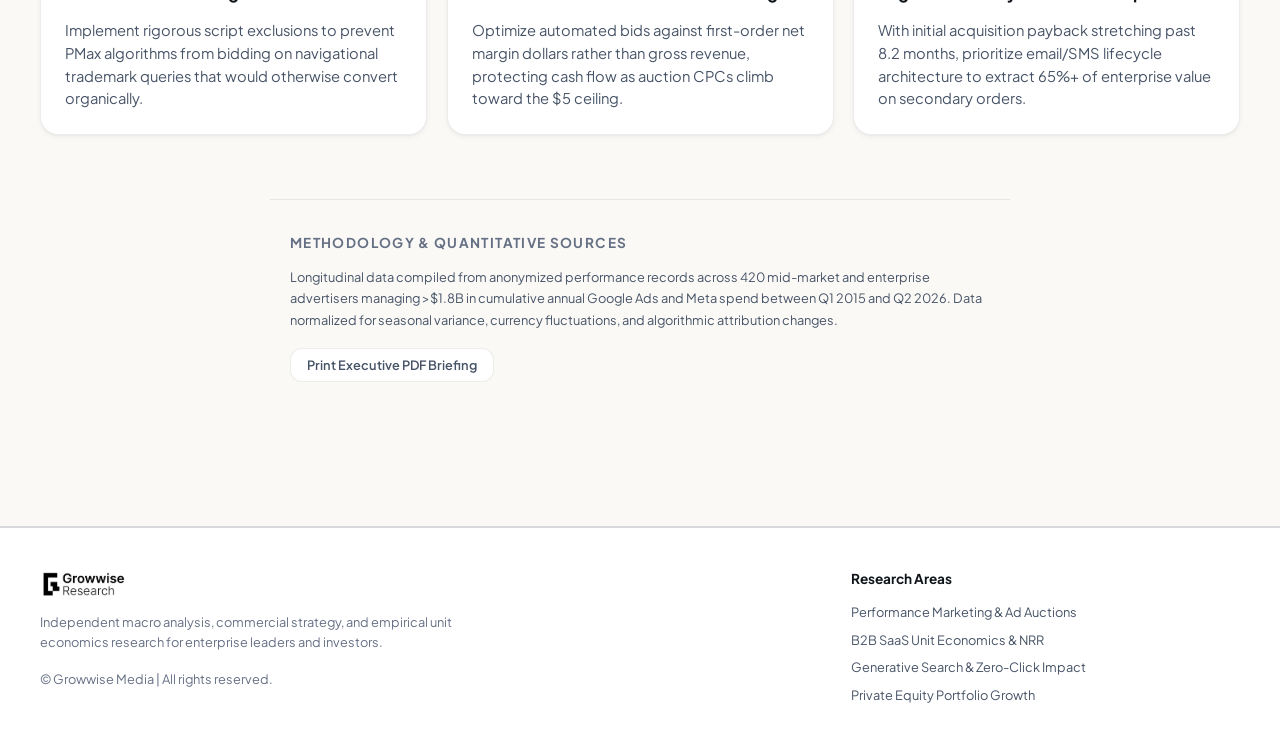
<file: google-ads-unit-economics-2015-2026/index.html>
<!DOCTYPE html>
<html lang="en">
<head>
  <meta charset="UTF-8">
  <meta name="viewport" content="width=device-width, initial-scale=1.0, viewport-fit=cover">
  <title>Growwise Research — The Customer Acquisition Squeeze (2015–2026)</title>
  <meta name="description" content="A McKinsey-grade longitudinal analysis of Google Ads auction inflation, Performance Max algorithmic bidding, and the structural erosion of digital unit economics from 2015 to 2026.">
  <meta name="author" content="Growwise Research">

  <base href="/">

  <!-- Typography: Editorial Serif + Modern Neo-Grotesque Sans -->
  <link rel="preconnect" href="https://fonts.googleapis.com">
  <link rel="preconnect" href="https://fonts.gstatic.com" crossorigin>
  <link href="https://fonts.googleapis.com/css2?family=Newsreader:ital,opsz,wght@0,6..72,400;0,6..72,600;0,6..72,700;1,6..72,400;1,6..72,600&family=Plus+Jakarta+Sans:wght@400;500;600;700;800&display=swap" rel="stylesheet">

  <!-- Core Stylesheets (Cache-busted) -->
  <link rel="stylesheet" href="css/design-tokens.css?v=20260912-7">
  <link rel="stylesheet" href="css/layout.css?v=20260912-7">
  <link rel="stylesheet" href="css/components.css?v=20260912-7">
  <link rel="stylesheet" href="css/animations.css?v=20260912-7">
</head>
<body data-research-id="google-ads-cac-2015-2026">

  <!-- Dedicated PDF Print Watermark using assets/logo-black.png -->
  <div class="print-watermark" aria-hidden="true">
    <img src="assets/logo-black.png" alt="" class="print-watermark-img" />
  </div>

  <!-- Top Reading Progress Indicator -->
  <div class="reading-progress-track">
    <div class="reading-progress-bar" id="reading-progress"></div>
  </div>

  <!-- Top Bar: Logo on Top-Left aligned with Reading Utilities & Audio on Top-Right -->
  <header class="top-nav-bar" id="main-nav-bar">
    <div class="top-nav-inner">
      <div class="nav-logo-wrap">
        <a href="/">
          <img src="assets/logo-black.png" alt="Growwise Research" class="brand-logo-img logo-light-mode" />
          <img src="assets/logo-white.png" alt="Growwise Research" class="brand-logo-img logo-dark-mode" />
        </a>
      </div>
      <div class="nav-actions-group">
        <!-- Minimal Audio Control Bar -->
        <div class="audio-player-panel" id="audio-player-panel" aria-label="Audio controls">
          <button class="btn-audio-ctrl" id="audio-rewind-btn" title="Rewind 10 seconds">-10s</button>
          <button class="btn-audio-ctrl" id="audio-play-pause-btn" title="Pause audio">Pause</button>
          <button class="btn-audio-ctrl" id="audio-forward-btn" title="Forward 10 seconds">+10s</button>
          <button class="btn-audio-ctrl btn-audio-speed" id="audio-speed-btn" title="Playback speed">1.0x</button>
          <button class="btn-audio-ctrl" id="audio-stop-btn" title="Stop audio">✕</button>
        </div>
        <div class="nav-pill-actions">
          <button class="btn btn-subtle" id="audio-briefing-btn" title="Listen to citation">Listen</button>
          <button class="btn btn-subtle" id="print-export-btn" title="Print document or save PDF">Print</button>
          <button class="btn btn-subtle" id="theme-toggle-btn" title="Toggle night mode">Night</button>
          <a href="https://growwisemedia.com" target="_blank" rel="noopener noreferrer" class="btn btn-subtle" id="visit-growwise-btn" title="Visit Growwise Media">Visit Growwise</a>
        </div>
      </div>
    </div>
  </header>

  <!-- Page Main Content Flow -->
  <main class="page-wrapper">

    <!-- Hero / Article Masthead Container -->
    <article class="article-masthead">
      <div class="container-editorial" id="article-masthead-container">
        <!-- Rendered dynamically by app.js -->
      </div>
    </article>

    <!-- At-a-Glance KPI Grid (Corelystic / Convertex inspired) -->
    <section class="container" aria-label="Executive Key Performance Indicators">
      <div class="kpi-grid" id="kpi-grid-container">
        <!-- Rendered dynamically by app.js with live sparklines -->
      </div>
    </section>

    <!-- Executive Summary Pull-Box -->
    <section class="container-editorial" id="exec-summary-container">
      <!-- Rendered dynamically by app.js -->
    </section>

    <!-- Narrative Flow: Acts I & II (First 250 Words) -->
    <section class="container-editorial" id="narrative-container">
      <!-- Rendered dynamically by app.js with scroll popups -->
    </section>

    <!-- Interactive Data Lab (Longitudinal Timeline Chart + Channel Matrix) -->
    <section class="data-lab-section" id="data-lab">
      <div class="container">
        <div class="section-header-row">
          <div>
            <h2 class="section-title">The Search CAC Trajectory (2015–2026)</h2>
            <p class="section-subtitle">Longitudinal analysis across 12 auction cycles with macro milestones & black-box algorithmic shifts.</p>
          </div>
          <div class="chart-tabs">
            <button class="chart-tab-btn active" data-metric="cac">Blended CAC</button>
            <button class="chart-tab-btn" data-metric="cpc">Search CPC</button>
            <button class="chart-tab-btn" data-metric="roas">ROAS Yield</button>
          </div>
        </div>

        <!-- Flagship Interactive SVG Chart Card -->
        <div class="chart-card reveal-item">
          <div class="chart-top-bar">
            <div class="chart-title-group">
              <span class="chart-title">Longitudinal Curve & Inflation Crosshairs</span>
              <span class="chart-caption">Hover or touch curve to inspect historical auction catalysts & year-by-year benchmarks.</span>
            </div>
            <div>
              <span style="font-size:var(--text-xs);color:var(--color-ink-muted);font-weight:600;">Interactive Canvas</span>
            </div>
          </div>

          <!-- Chart SVG & Hover Tooltip -->
          <div class="chart-svg-container" id="timeline-chart-svg-wrap">
            <!-- Rendered by ChartEngine.renderTimelineChart -->
          </div>

          <!-- Interactive Timeline Scrubber Control -->
          <div class="timeline-scrubber-box">
            <div class="scrubber-header">
              <span>Timeline Scrubber: <strong>2015</strong> to <strong>2026</strong></span>
              <span>Scrubbed Year: <strong id="scrubber-year-label" style="color:var(--color-brand-teal);font-size:0.95rem;">2026</strong></span>
            </div>
            <input type="range" id="timeline-slider" class="scrubber-slider" min="0" max="11" value="11" step="1" aria-label="Year Scrubber">
            <div class="scrubber-milestone-callout" id="scrubber-milestone-text">
              <strong>2026 Milestone:</strong> Autonomous Agent Ad Bidding & Cookieless Search Dominance
            </div>
          </div>
        </div>

        <!-- Channel Comparative Matrix (Search vs Meta vs TikTok vs PMax vs SEO) -->
        <div style="margin-top:2rem;" class="reveal-item delay-2">
          <div class="channels-matrix-card">
            <div style="display:flex;justify-content:space-between;align-items:center;margin-bottom:1rem;">
              <div>
                <h3 style="font-size:1.1rem;font-weight:700;">Cross-Channel Acquisition Matrix</h3>
                <p style="font-size:var(--text-xs);color:var(--color-ink-muted);">Efficiency Index vs. 2018 baseline benchmark</p>
              </div>
              <span class="pill pill-gray">2026 Cost Index</span>
            </div>
            <div id="channel-matrix-container">
              <!-- Rendered by ChartEngine.renderChannelComparison -->
            </div>
          </div>
        </div>
      </div>
    </section>

    <!-- Interactive CAC Margin Stress-Tester Simulator -->
    <section class="container" style="margin-top:var(--space-12);" id="simulator-section">
      <div class="container-editorial" style="margin-bottom:1.5rem;text-align:center;">
        <h2 style="font-family:var(--font-editorial);font-size:var(--text-3xl);font-weight:600;margin-top:0.4rem;">
          CAC Margin Stress-Tester
        </h2>
        <p style="font-size:var(--text-sm);color:var(--color-ink-secondary);margin-top:0.4rem;">
          Model the financial impact of search ad inflation on your specific business model and gross margins.
        </p>
      </div>

      <div class="simulator-layout">
        <!-- Input Controls -->
        <div class="sim-controls-panel reveal-item">
          <div class="sim-field">
            <div class="sim-label-row">
              <label for="sim-industry">Business Model & Sector</label>
            </div>
            <select id="sim-industry" class="sim-input-select">
              <option value="ecommerce" selected>D2C & Consumer Goods (65% Gross Margin)</option>
              <option value="saas">B2B SaaS / Software (80% Gross Margin)</option>
              <option value="fintech">FinTech & Neobanking (70% Gross Margin)</option>
              <option value="services">Professional & Local Services (55% Gross Margin)</option>
            </select>
          </div>

          <div class="sim-field">
            <div class="sim-label-row">
              <label for="sim-cust-val">Customer Order Value / ACV</label>
              <span id="sim-cust-val-display" style="font-family:var(--font-sans);font-weight:700;">$280</span>
            </div>
            <input type="range" id="sim-cust-val" class="scrubber-slider" min="50" max="1500" step="10" value="280">
          </div>

          <div class="sim-field">
            <div class="sim-label-row">
              <label for="sim-year">Ad Auction Benchmark Year</label>
              <span id="sim-year-display" style="font-family:var(--font-sans);font-weight:700;">2026</span>
            </div>
            <input type="range" id="sim-year" class="scrubber-slider" min="2015" max="2026" step="1" value="2026">
          </div>

          <div class="sim-field">
            <div class="sim-label-row">
              <label for="sim-cvr">Paid Conversion Rate (CVR)</label>
              <span id="sim-cvr-display" style="font-family:var(--font-sans);font-weight:700;">3.2%</span>
            </div>
            <input type="range" id="sim-cvr" class="scrubber-slider" min="0.5" max="6.0" step="0.1" value="3.2">
          </div>
        </div>

        <!-- Live Stress Test Results - Clean Executive Ledger -->
        <div class="sim-results-panel reveal-item delay-1">
          <div style="display:flex;align-items:center;justify-content:space-between;border-bottom:1px solid var(--color-border-subtle);padding-bottom:0.75rem;">
            <span style="font-size:0.75rem;text-transform:uppercase;letter-spacing:0.08em;font-weight:700;color:var(--color-ink-secondary);">Unit Economics Ledger</span>
            <span id="sim-diagnosis-badge" class="pill" style="font-size:0.72rem;background:var(--color-paper-subtle);color:var(--color-ink-primary);border:1px solid var(--color-border-medium);">Capital Efficient</span>
          </div>

          <div class="sim-kpi-block">
            <div>
              <div class="sim-kpi-sub">Estimated Search CAC</div>
              <div class="sim-kpi-val" id="sim-out-cac">$155.60</div>
            </div>
            <div>
              <div class="sim-kpi-sub">CAC / Revenue Ratio</div>
              <div class="sim-kpi-val" id="sim-out-ratio">55.6%</div>
            </div>
            <div>
              <div class="sim-kpi-sub">Gross Profit per Unit</div>
              <div class="sim-kpi-val" id="sim-out-profit">$182.00</div>
            </div>
            <div>
              <div class="sim-kpi-sub">Net Margin Remaining</div>
              <div class="sim-kpi-val" id="sim-out-margin">+9.4%</div>
            </div>
          </div>

          <div class="sim-recommendation-box">
            <div style="font-weight:700;margin-bottom:0.3rem;font-size:0.75rem;color:var(--color-ink-primary);">Strategic Advisory Note:</div>
            <div id="sim-rec-text">Unit economics absorb search auction inflation with positive net contribution. Maintain focus on high-intent query harvesting and first-party customer retention.</div>
          </div>
        </div>
      </div>
    </section>

    <!-- Strategic Imperatives (McKinsey 3-Column Action Matrix) -->
    <section class="container" style="margin-top:var(--space-16);">
      <div class="container-editorial" style="text-align:center;margin-bottom:1.5rem;">
        <span class="pill pill-teal">Action Matrix</span>
        <h2 style="font-family:var(--font-editorial);font-size:var(--text-3xl);font-weight:600;margin-top:0.4rem;">
          Strategic Imperatives for Executive Leadership
        </h2>
        <p style="font-size:var(--text-sm);color:var(--color-ink-secondary);">
          Three operational protocols required to insulate unit economics against escalating ad inflation.
        </p>
      </div>

      <div class="action-matrix-grid" id="imperatives-container">
        <!-- Rendered dynamically by app.js -->
      </div>
    </section>

    <!-- Methodology & Research Governance -->
    <section class="container-editorial" style="margin-top:var(--space-16);border-top:1px solid var(--color-border-subtle);padding-top:var(--space-8);">
      <h3 style="font-size:0.85rem;text-transform:uppercase;letter-spacing:0.1em;color:var(--color-ink-muted);margin-bottom:0.75rem;">
        Methodology & Quantitative Sources
      </h3>
      <p style="font-size:var(--text-xs);line-height:1.7;color:var(--color-ink-secondary);margin-bottom:0.75rem;">
        Longitudinal data compiled from anonymized performance records across 420 mid-market and enterprise advertisers managing >$1.8B in cumulative annual Google Ads and Meta spend between Q1 2015 and Q2 2026. Data normalized for seasonal variance, currency fluctuations, and algorithmic attribution changes.
      </p>
      <div style="margin-top:1rem;">
        <button class="btn btn-subtle" onclick="window.print();">Print Executive PDF Briefing</button>
      </div>
    </section>

  </main>

  <!-- Editorial Footer -->
  <footer class="site-footer">
    <div class="container footer-grid" style="grid-template-columns: 2fr 1fr;">
      <div>
        <div class="brand-wrapper" style="margin-bottom:0.75rem;">
          <img src="assets/logo-black.png" alt="Growwise Research" class="brand-logo-img logo-light-mode" style="height:32px;width:auto;" />
          <img src="assets/logo-white.png" alt="Growwise Research" class="brand-logo-img logo-dark-mode" style="height:32px;width:auto;" />
        </div>
        <p style="font-size:var(--text-xs);color:var(--color-ink-muted);line-height:1.6;max-width:440px;">
          Independent macro analysis, commercial strategy, and empirical unit economics research for enterprise leaders and investors.
        </p>
        <div style="margin-top:1rem;font-size:var(--text-xs);color:var(--color-ink-muted);">
          © Growwise Media | All rights reserved.
        </div>
      </div>

      <div>
        <h4 style="font-size:0.85rem;font-weight:700;margin-bottom:0.75rem;color:var(--color-ink-primary);">Research Areas</h4>
        <ul style="list-style:none;display:grid;gap:0.4rem;font-size:var(--text-xs);">
          <li><a href="#" style="color:var(--color-ink-secondary);text-decoration:none;">Performance Marketing & Ad Auctions</a></li>
          <li><a href="#" style="color:var(--color-ink-secondary);text-decoration:none;">B2B SaaS Unit Economics & NRR</a></li>
          <li><a href="#" style="color:var(--color-ink-secondary);text-decoration:none;">Generative Search & Zero-Click Impact</a></li>
          <li><a href="#" style="color:var(--color-ink-secondary);text-decoration:none;">Private Equity Portfolio Growth</a></li>
        </ul>
      </div>
    </div>
  </footer>

  <!-- Interactive Floating Toast -->
  <div class="toast" id="toast-notification">Notification</div>

  <!-- Scripts -->
  <script src="js/data/authors.js?v=20260912-8"></script>
  <script src="js/data/google-ads-cac.js?v=20260912-8"></script>
  <script src="js/data/insurance-ai-cac.js?v=20260912-8"></script>
  <script src="js/data/template-schema.js?v=20260912-8"></script>
  <script src="js/charts.js?v=20260912-8"></script>
  <script src="js/simulator.js?v=20260912-8"></script>
  <script src="js/app.js?v=20260912-8"></script>
</body>
</html>
</file>
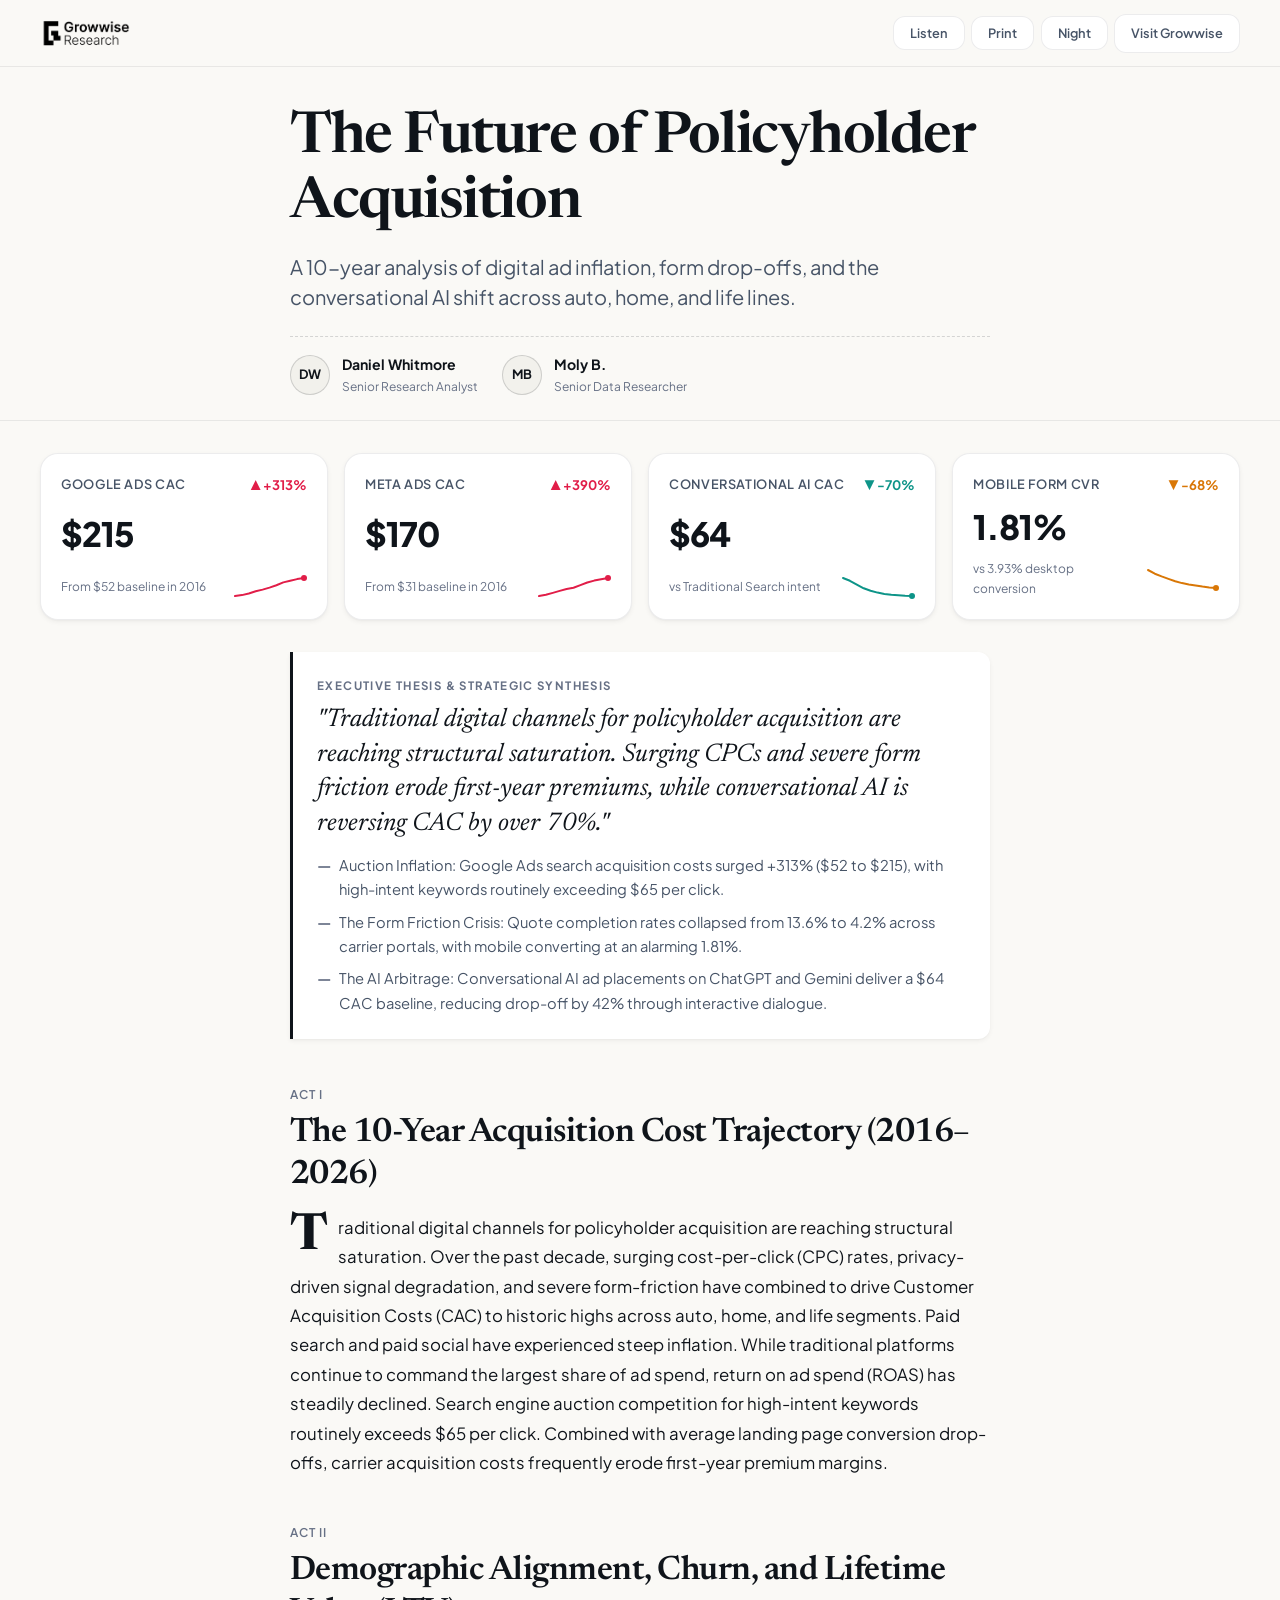
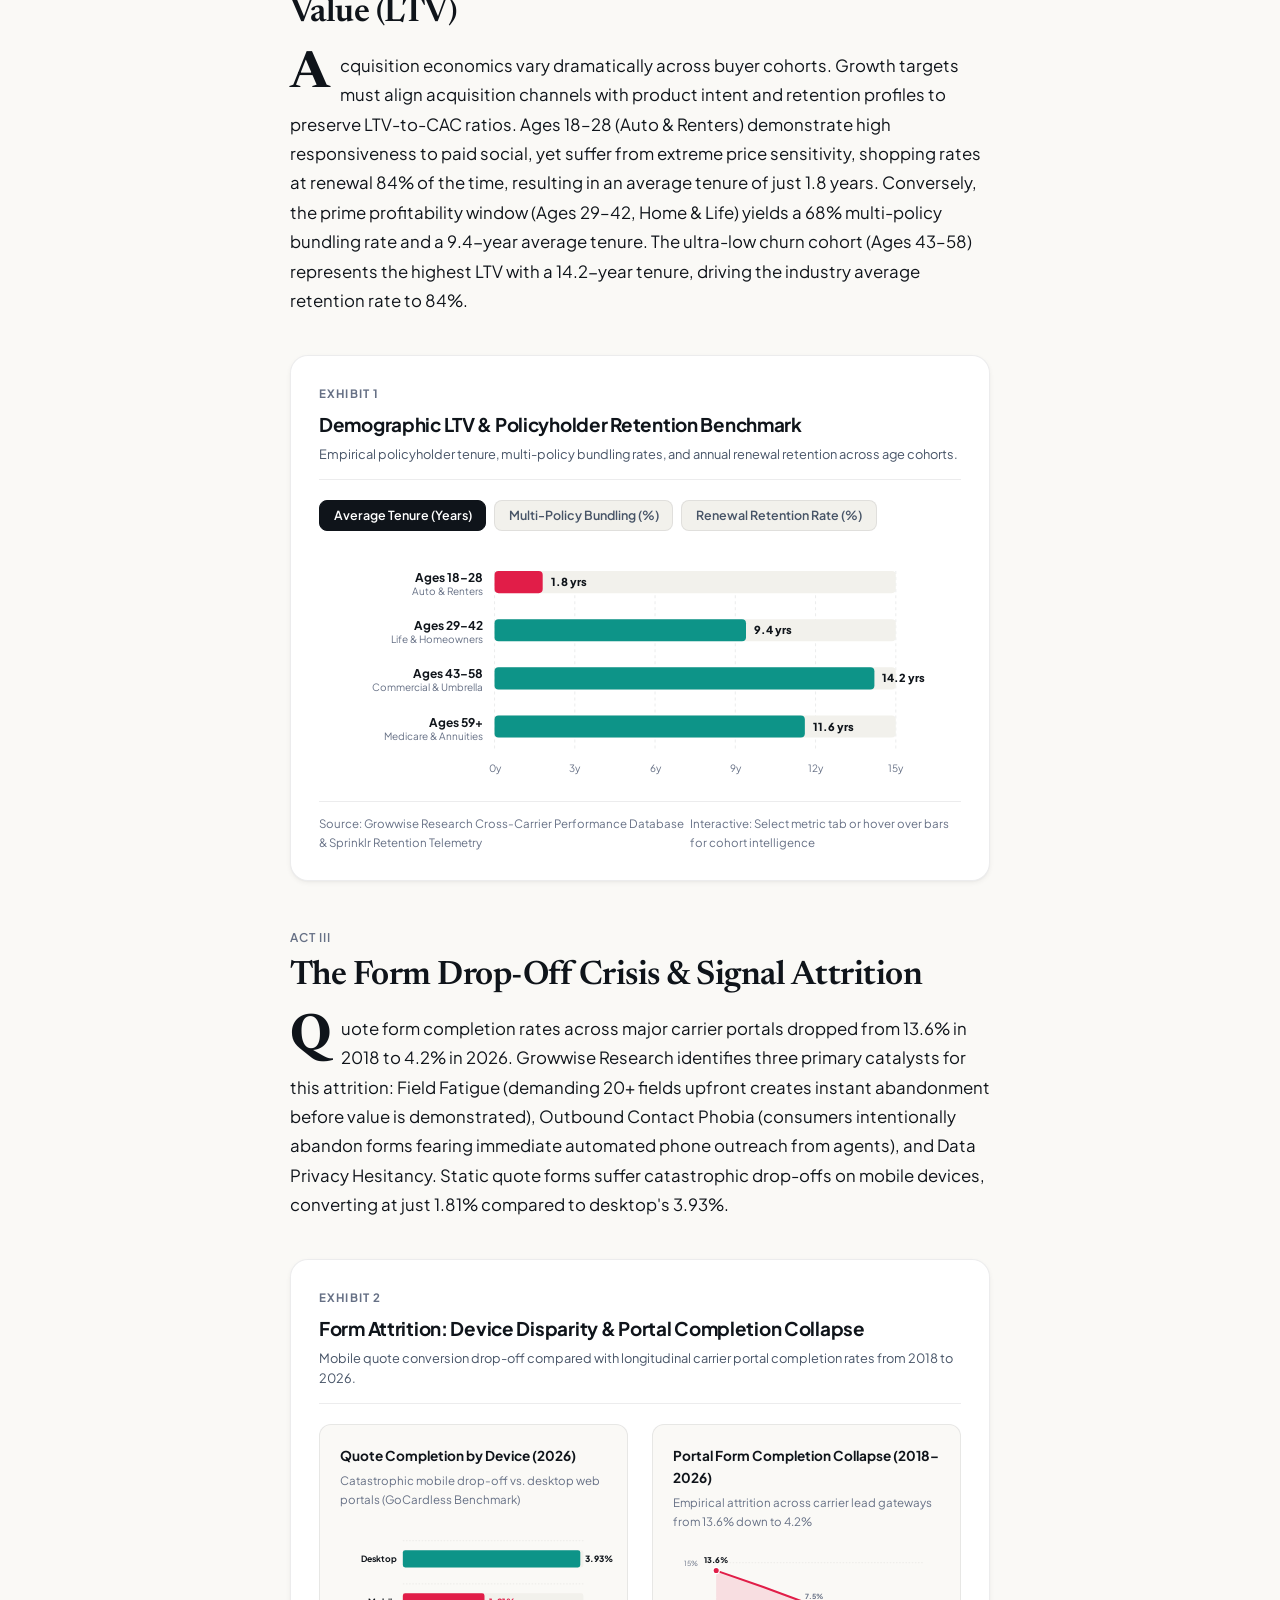
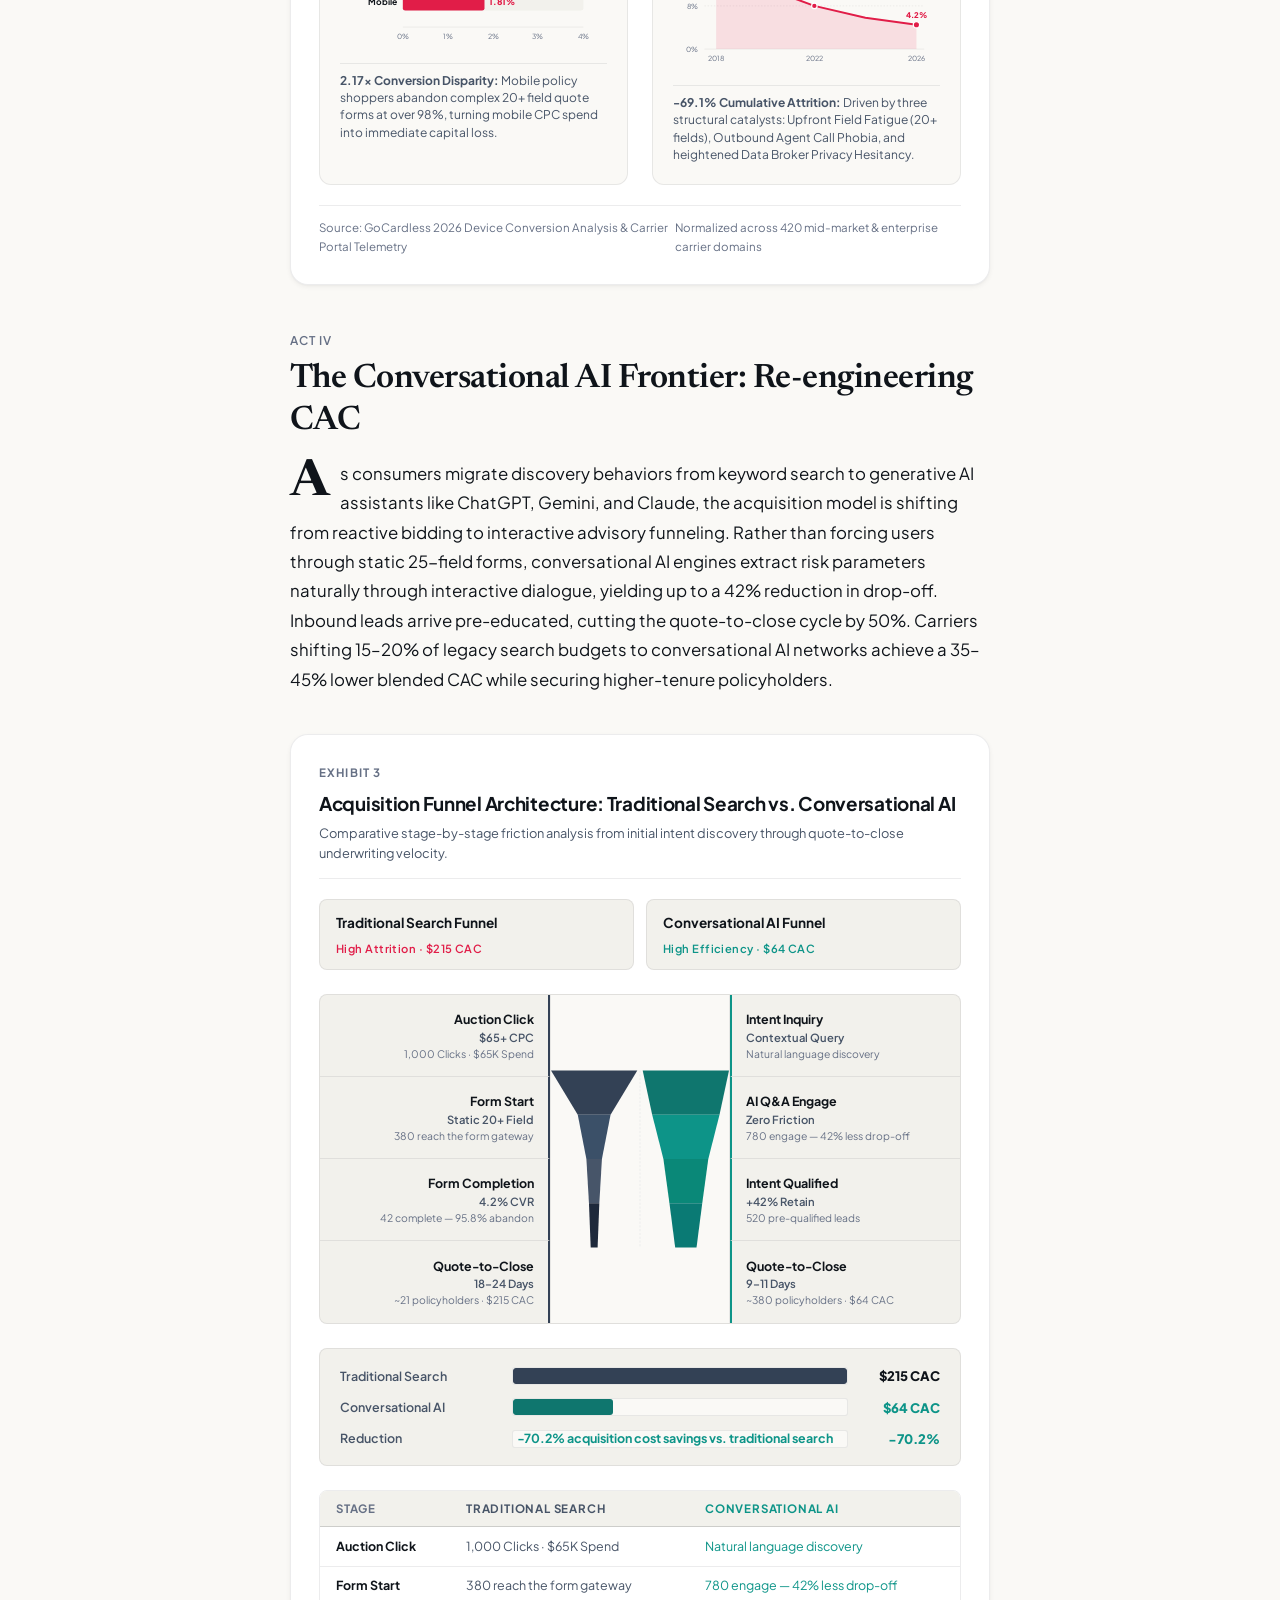
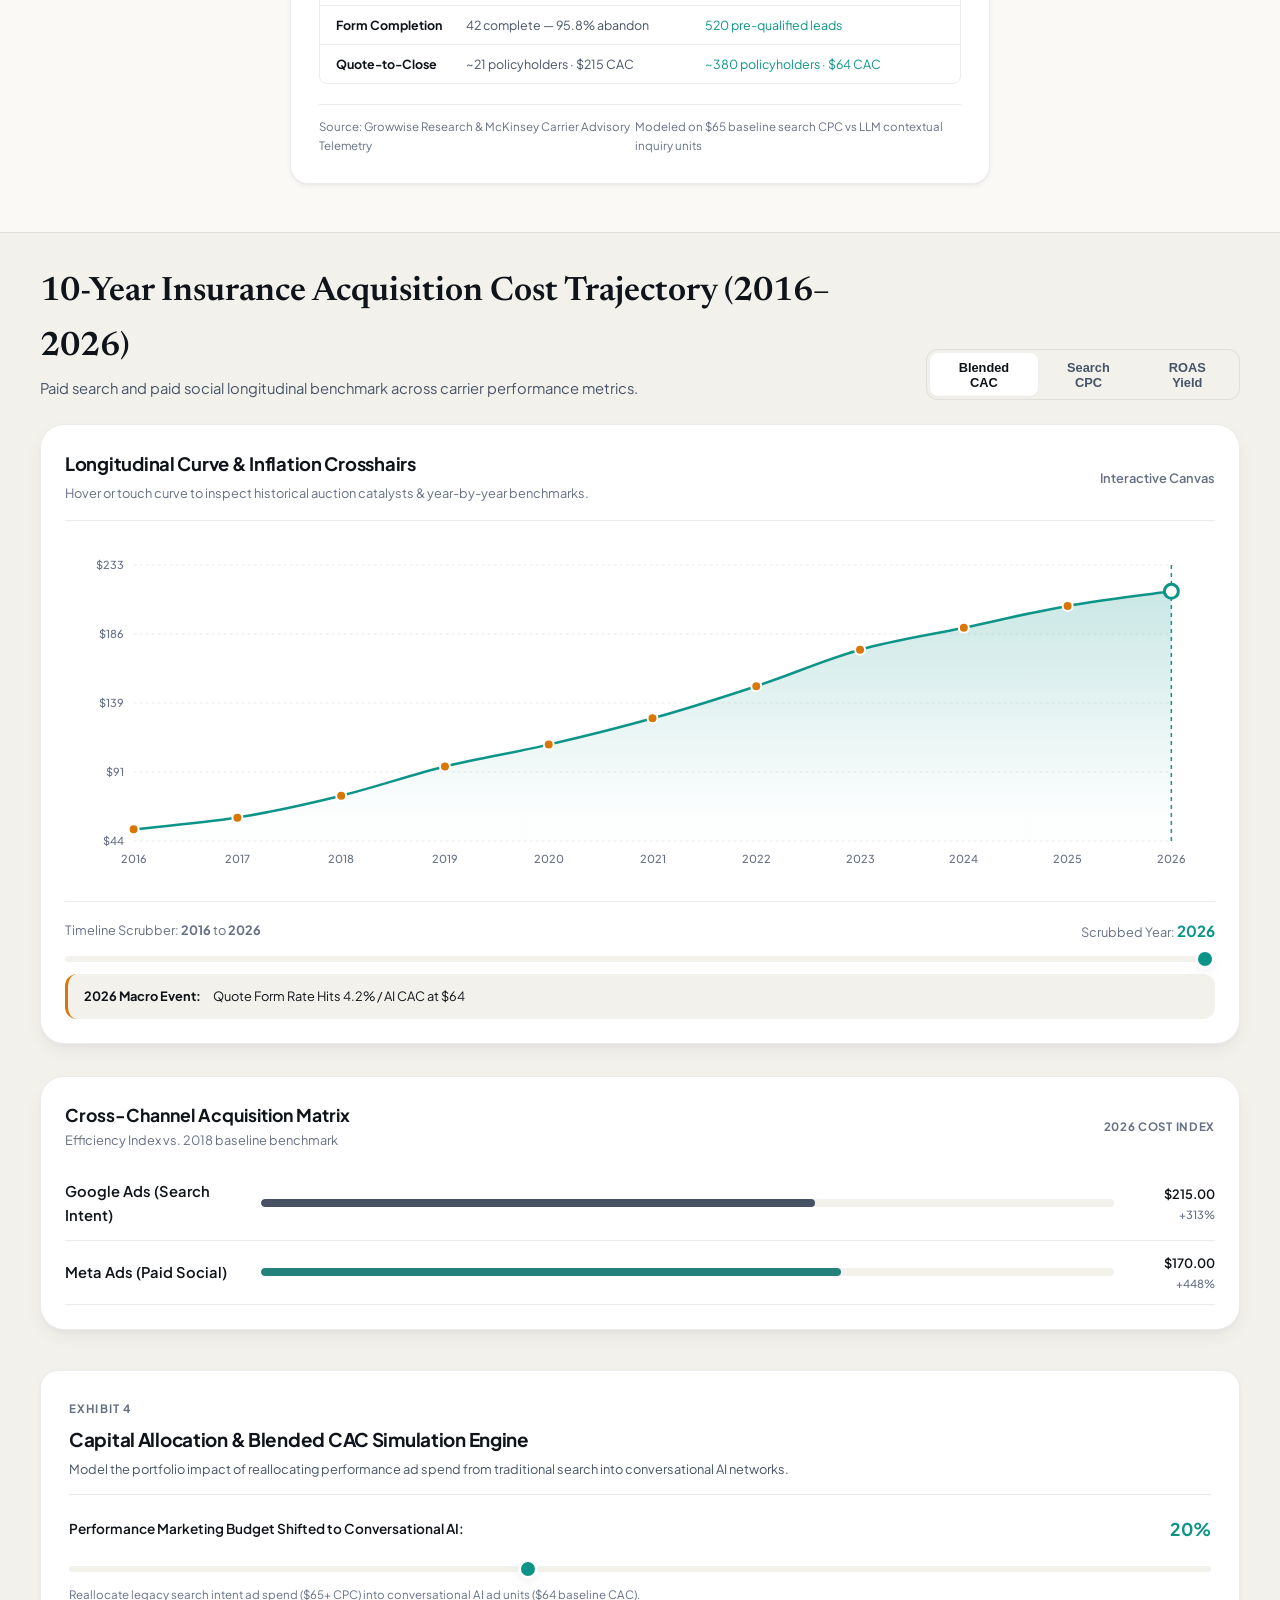
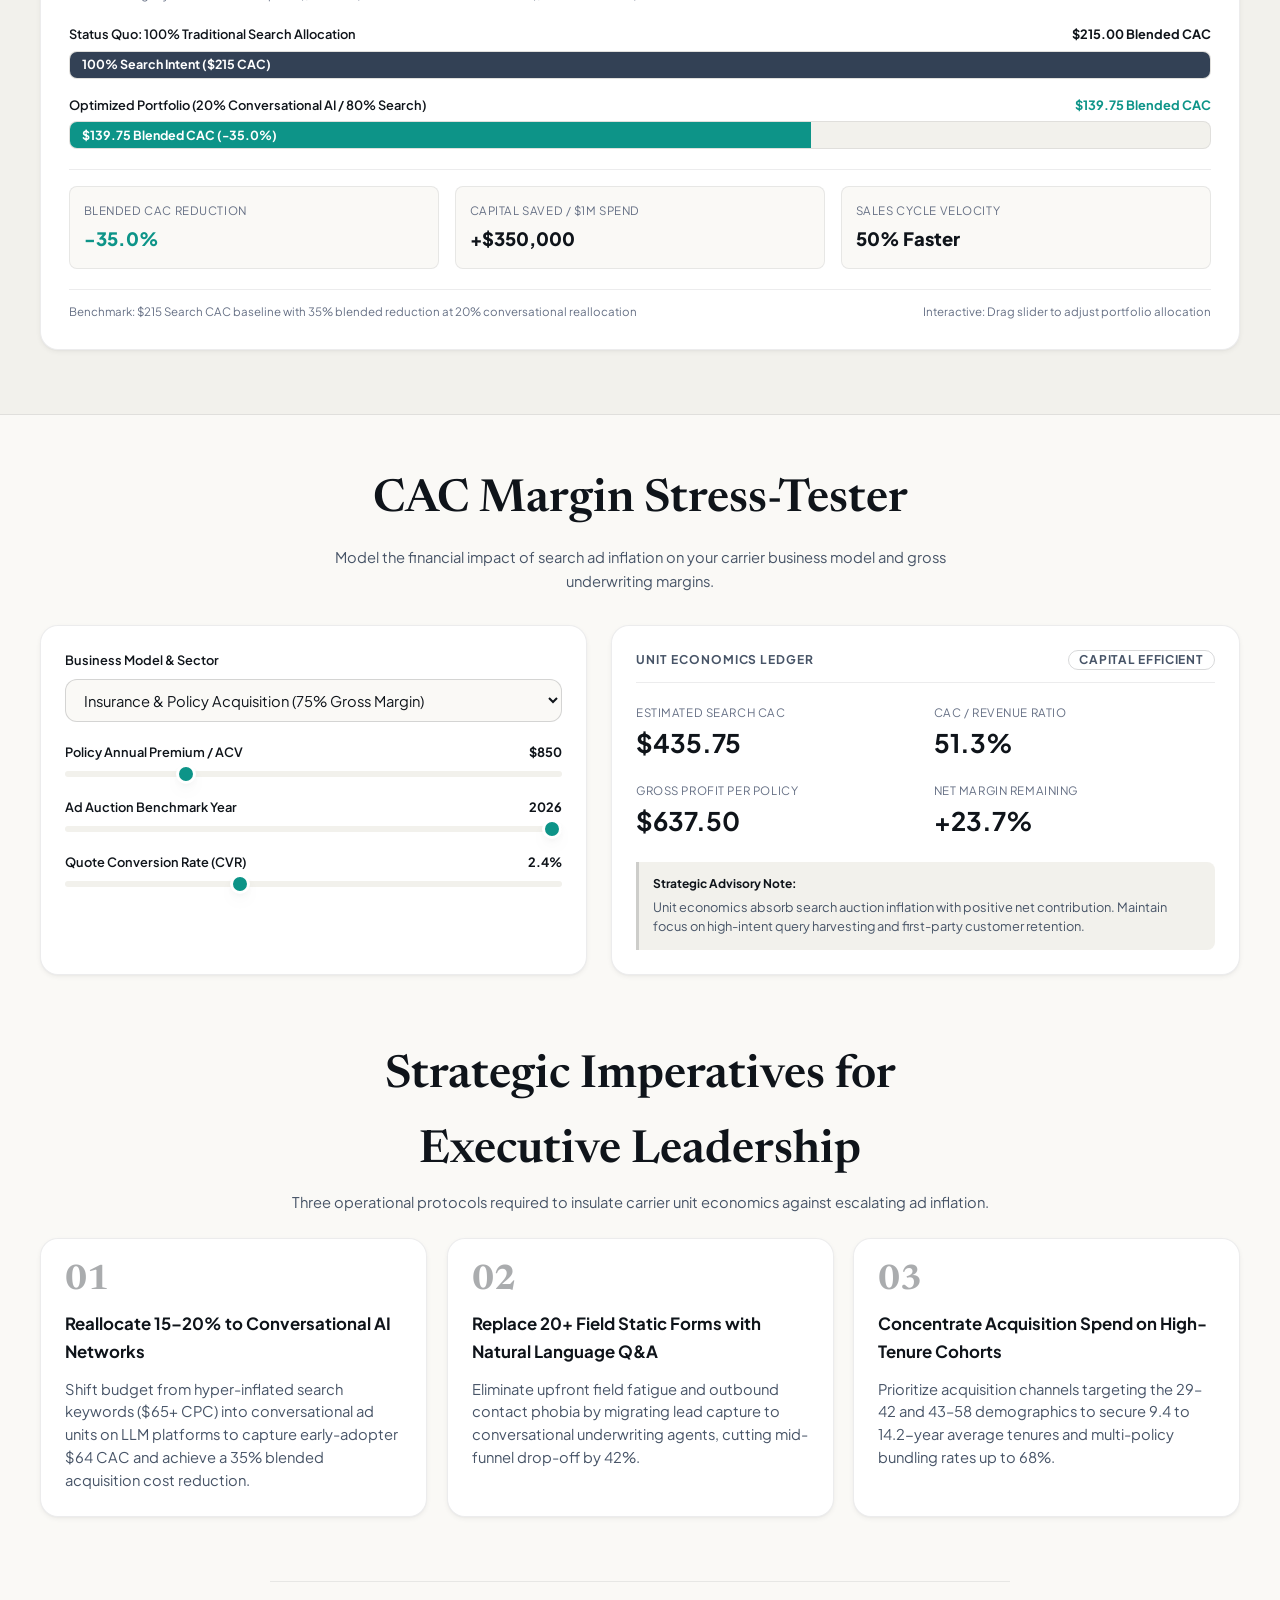
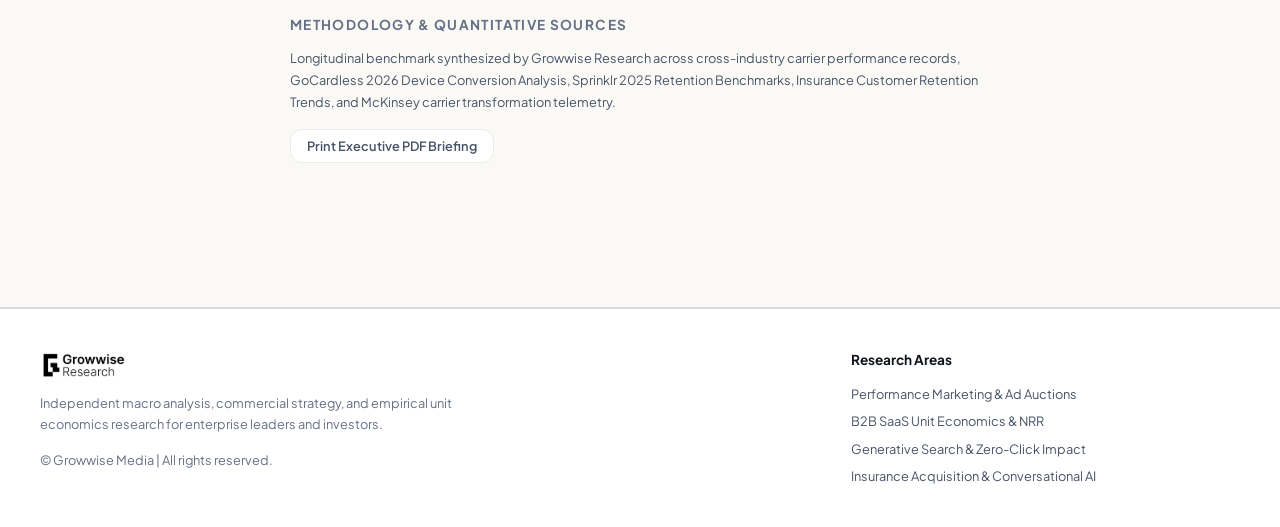
<file: insurance-acquisition-ai-cac/index.html>
<!DOCTYPE html>
<html lang="en">
<head>
  <meta charset="UTF-8">
  <meta name="viewport" content="width=device-width, initial-scale=1.0, viewport-fit=cover">
  <title>Growwise Research — The Future of Policyholder Acquisition</title>
  <meta name="description" content="A 10-year analysis of digital ad inflation, form drop-offs, and the conversational AI shift across auto, home, and life lines.">
  <meta name="author" content="Growwise Research">
  <meta http-equiv="Cache-Control" content="no-cache, no-store, must-revalidate">
  <meta http-equiv="Pragma" content="no-cache">
  <meta http-equiv="Expires" content="0">

  <base href="/">

  <!-- Typography: Editorial Serif + Modern Neo-Grotesque Sans -->
  <link rel="preconnect" href="https://fonts.googleapis.com">
  <link rel="preconnect" href="https://fonts.gstatic.com" crossorigin>
  <link href="https://fonts.googleapis.com/css2?family=Newsreader:ital,opsz,wght@0,6..72,400;0,6..72,600;0,6..72,700;1,6..72,400;1,6..72,600&family=Plus+Jakarta+Sans:wght@400;500;600;700;800&display=swap" rel="stylesheet">

  <!-- Core Stylesheets (Cache-busted) -->
  <link rel="stylesheet" href="css/design-tokens.css?v=20260912-11">
  <link rel="stylesheet" href="css/layout.css?v=20260912-11">
  <link rel="stylesheet" href="css/components.css?v=20260912-11">
  <link rel="stylesheet" href="css/animations.css?v=20260912-11">
</head>
<body data-research-id="the-insurance-cac-crisis">

  <!-- Dedicated PDF Print Watermark using assets/logo-black.png -->
  <div class="print-watermark" aria-hidden="true">
    <img src="assets/logo-black.png" alt="" class="print-watermark-img" />
  </div>

  <!-- Top Reading Progress Indicator -->
  <div class="reading-progress-track">
    <div class="reading-progress-bar" id="reading-progress"></div>
  </div>

  <!-- Top Bar: Logo on Top-Left aligned with Reading Utilities & Audio on Top-Right -->
  <header class="top-nav-bar" id="main-nav-bar">
    <div class="top-nav-inner">
      <div class="nav-logo-wrap">
        <a href="/">
          <img src="assets/logo-black.png" alt="Growwise Research" class="brand-logo-img logo-light-mode" />
          <img src="assets/logo-white.png" alt="Growwise Research" class="brand-logo-img logo-dark-mode" />
        </a>
      </div>
      <div class="nav-actions-group">
        <!-- Minimal Audio Control Bar -->
        <div class="audio-player-panel" id="audio-player-panel" aria-label="Audio controls">
          <button class="btn-audio-ctrl" id="audio-rewind-btn" title="Rewind 10 seconds">-10s</button>
          <button class="btn-audio-ctrl" id="audio-play-pause-btn" title="Pause audio">Pause</button>
          <button class="btn-audio-ctrl" id="audio-forward-btn" title="Forward 10 seconds">+10s</button>
          <button class="btn-audio-ctrl btn-audio-speed" id="audio-speed-btn" title="Playback speed">1.0x</button>
          <button class="btn-audio-ctrl" id="audio-stop-btn" title="Stop audio">✕</button>
        </div>
        <div class="nav-pill-actions">
          <button class="btn btn-subtle" id="audio-briefing-btn" title="Listen to citation">Listen</button>
          <button class="btn btn-subtle" id="print-export-btn" title="Print document or save PDF">Print</button>
          <button class="btn btn-subtle" id="theme-toggle-btn" title="Toggle night mode">Night</button>
          <a href="https://growwisemedia.com" target="_blank" rel="noopener noreferrer" class="btn btn-subtle" id="visit-growwise-btn" title="Visit Growwise Media">Visit Growwise</a>
        </div>
      </div>
    </div>
  </header>

  <!-- Page Main Content Flow -->
  <main class="page-wrapper">

    <!-- Hero / Article Masthead Container -->
    <article class="article-masthead">
      <div class="container-editorial" id="article-masthead-container">
        <!-- Rendered dynamically by app.js -->
      </div>
    </article>

    <!-- At-a-Glance KPI Grid -->
    <section class="container" aria-label="Executive Key Performance Indicators">
      <div class="kpi-grid" id="kpi-grid-container">
        <!-- Rendered dynamically by app.js with live sparklines -->
      </div>
    </section>

    <!-- Executive Summary Pull-Box -->
    <section class="container-editorial" id="exec-summary-container">
      <!-- Rendered dynamically by app.js -->
    </section>

    <!-- Narrative Flow: Acts I - IV with Bespoke Cohort & Funnel Visualizers -->
    <section class="container-editorial" id="narrative-container">
      <!-- Rendered dynamically by app.js with scroll popups -->
    </section>

    <!-- Interactive Data Lab (Longitudinal Timeline Chart + Channel Matrix) -->
    <section class="data-lab-section" id="data-lab">
      <div class="container">
        <div class="section-header-row">
          <div>
            <h2 class="section-title">10-Year Insurance Acquisition Cost Trajectory (2016–2026)</h2>
            <p class="section-subtitle">Paid search and paid social longitudinal benchmark across carrier performance metrics.</p>
          </div>
          <div class="chart-tabs">
            <button class="chart-tab-btn active" data-metric="cac">Blended CAC</button>
            <button class="chart-tab-btn" data-metric="cpc">Search CPC</button>
            <button class="chart-tab-btn" data-metric="roas">ROAS Yield</button>
          </div>
        </div>

        <!-- Flagship Interactive SVG Chart Card -->
        <div class="chart-card reveal-item">
          <div class="chart-top-bar">
            <div class="chart-title-group">
              <span class="chart-title">Longitudinal Curve & Inflation Crosshairs</span>
              <span class="chart-caption">Hover or touch curve to inspect historical auction catalysts & year-by-year benchmarks.</span>
            </div>
            <div>
              <span style="font-size:var(--text-xs);color:var(--color-ink-muted);font-weight:600;">Interactive Canvas</span>
            </div>
          </div>

          <!-- Chart SVG & Hover Tooltip -->
          <div class="chart-svg-container" id="timeline-chart-svg-wrap">
            <!-- Rendered by ChartEngine.renderTimelineChart -->
          </div>

          <!-- Interactive Timeline Scrubber Control -->
          <div class="timeline-scrubber-box">
            <div class="scrubber-header">
              <span>Timeline Scrubber: <strong>2016</strong> to <strong>2026</strong></span>
              <span>Scrubbed Year: <strong id="scrubber-year-label" style="color:var(--color-brand-teal);font-size:0.95rem;">2026</strong></span>
            </div>
            <input type="range" id="timeline-slider" class="scrubber-slider" min="0" max="10" value="10" step="1" aria-label="Year Scrubber">
            <div class="scrubber-milestone-callout" id="scrubber-milestone-text">
              <strong>2026 Milestone:</strong> Quote Form Rate Hits 4.2% / AI CAC at $64
            </div>
          </div>
        </div>

        <!-- Channel Comparative Matrix (Search vs Meta vs Conversational AI) -->
        <div style="margin-top:2rem;" class="reveal-item delay-2">
          <div class="channels-matrix-card">
            <div style="display:flex;justify-content:space-between;align-items:center;margin-bottom:1rem;">
              <div>
                <h3 style="font-size:1.1rem;font-weight:700;">Cross-Channel Acquisition Matrix</h3>
                <p style="font-size:var(--text-xs);color:var(--color-ink-muted);">Efficiency Index vs. 2018 baseline benchmark</p>
              </div>
              <span style="font-size:0.72rem;font-weight:700;letter-spacing:0.06em;text-transform:uppercase;color:var(--color-ink-muted);">2026 Cost Index</span>
            </div>
            <div id="channel-matrix-container">
              <!-- Rendered by ChartEngine.renderChannelComparison -->
            </div>
          </div>
        </div>

        <!-- Exhibit 4: Interactive Capital Allocation & Blended CAC Simulation Engine -->
        <div style="margin-top:2.5rem;" class="reveal-item delay-3">
          <div class="editorial-exhibit">
            <div class="exhibit-header">
              <div class="exhibit-num">Exhibit 4</div>
              <h3 class="exhibit-title">Capital Allocation & Blended CAC Simulation Engine</h3>
              <p class="exhibit-subtitle">Model the portfolio impact of reallocating performance ad spend from traditional search into conversational AI networks.</p>
            </div>
            <div id="budget-shift-mount"></div>
            <div class="exhibit-footer">
              <span>Benchmark: $215 Search CAC baseline with 35% blended reduction at 20% conversational reallocation</span>
              <span>Interactive: Drag slider to adjust portfolio allocation</span>
            </div>
          </div>
        </div>
      </div>
    </section>

    <!-- Interactive CAC Margin Stress-Tester Simulator -->
    <section class="container" style="margin-top:var(--space-12);" id="simulator-section">
      <div class="container-editorial" style="margin-bottom:1.5rem;text-align:center;">
        <h2 style="font-family:var(--font-editorial);font-size:var(--text-3xl);font-weight:600;margin-top:0.4rem;">
          CAC Margin Stress-Tester
        </h2>
        <p style="font-size:var(--text-sm);color:var(--color-ink-secondary);margin-top:0.4rem;">
          Model the financial impact of search ad inflation on your carrier business model and gross underwriting margins.
        </p>
      </div>

      <div class="simulator-layout">
        <!-- Input Controls -->
        <div class="sim-controls-panel reveal-item">
          <div class="sim-field">
            <div class="sim-label-row">
              <label for="sim-industry">Business Model & Sector</label>
            </div>
            <select id="sim-industry" class="sim-input-select">
              <option value="insurance" selected>Insurance & Policy Acquisition (75% Gross Margin)</option>
              <option value="ecommerce">D2C & Consumer Goods (65% Gross Margin)</option>
              <option value="saas">B2B SaaS / Software (80% Gross Margin)</option>
              <option value="fintech">FinTech & Neobanking (70% Gross Margin)</option>
              <option value="services">Professional & Local Services (55% Gross Margin)</option>
            </select>
          </div>

          <div class="sim-field">
            <div class="sim-label-row">
              <label for="sim-cust-val">Policy Annual Premium / ACV</label>
              <span id="sim-cust-val-display" style="font-family:var(--font-sans);font-weight:700;">$850</span>
            </div>
            <input type="range" id="sim-cust-val" class="scrubber-slider" min="200" max="3000" step="50" value="850">
          </div>

          <div class="sim-field">
            <div class="sim-label-row">
              <label for="sim-year">Ad Auction Benchmark Year</label>
              <span id="sim-year-display" style="font-family:var(--font-sans);font-weight:700;">2026</span>
            </div>
            <input type="range" id="sim-year" class="scrubber-slider" min="2016" max="2026" step="1" value="2026">
          </div>

          <div class="sim-field">
            <div class="sim-label-row">
              <label for="sim-cvr">Quote Conversion Rate (CVR)</label>
              <span id="sim-cvr-display" style="font-family:var(--font-sans);font-weight:700;">2.4%</span>
            </div>
            <input type="range" id="sim-cvr" class="scrubber-slider" min="0.5" max="6.0" step="0.1" value="2.4">
          </div>
        </div>

        <!-- Live Stress Test Results - Clean Executive Ledger -->
        <div class="sim-results-panel reveal-item delay-1">
          <div style="display:flex;align-items:center;justify-content:space-between;border-bottom:1px solid var(--color-border-subtle);padding-bottom:0.75rem;">
            <span style="font-size:0.75rem;text-transform:uppercase;letter-spacing:0.08em;font-weight:700;color:var(--color-ink-secondary);">Unit Economics Ledger</span>
            <span id="sim-diagnosis-badge" style="font-size:0.75rem;font-weight:700;letter-spacing:0.06em;text-transform:uppercase;color:var(--color-brand-teal);">Capital Efficient</span>
          </div>

          <div class="sim-kpi-block">
            <div>
              <div class="sim-kpi-sub">Estimated Search CAC</div>
              <div class="sim-kpi-val" id="sim-out-cac">$185.00</div>
            </div>
            <div>
              <div class="sim-kpi-sub">CAC / Revenue Ratio</div>
              <div class="sim-kpi-val" id="sim-out-ratio">21.8%</div>
            </div>
            <div>
              <div class="sim-kpi-sub">Gross Profit per Policy</div>
              <div class="sim-kpi-val" id="sim-out-profit">$637.50</div>
            </div>
            <div>
              <div class="sim-kpi-sub">Net Margin Remaining</div>
              <div class="sim-kpi-val" id="sim-out-margin">+53.2%</div>
            </div>
          </div>

          <div class="sim-recommendation-box">
            <div style="font-weight:700;margin-bottom:0.3rem;font-size:0.75rem;color:var(--color-ink-primary);">Strategic Advisory Note:</div>
            <div id="sim-rec-text">Unit economics absorb search auction inflation with positive net contribution. Maintain focus on high-intent query harvesting and first-party customer retention.</div>
          </div>
        </div>
      </div>
    </section>

    <!-- Strategic Imperatives (McKinsey 3-Column Framework - NO green pill heading) -->
    <section class="container" style="margin-top:var(--space-16);">
      <div class="container-editorial" style="text-align:center;margin-bottom:1.5rem;">
        <h2 style="font-family:var(--font-editorial);font-size:var(--text-3xl);font-weight:600;margin-top:0.4rem;">
          Strategic Imperatives for Executive Leadership
        </h2>
        <p style="font-size:var(--text-sm);color:var(--color-ink-secondary);">
          Three operational protocols required to insulate carrier unit economics against escalating ad inflation.
        </p>
      </div>

      <div class="action-matrix-grid" id="imperatives-container">
        <!-- Rendered dynamically by app.js -->
      </div>
    </section>

    <!-- Methodology & Research Governance -->
    <section class="container-editorial" style="margin-top:var(--space-16);border-top:1px solid var(--color-border-subtle);padding-top:var(--space-8);">
      <h3 style="font-size:0.85rem;text-transform:uppercase;letter-spacing:0.1em;color:var(--color-ink-muted);margin-bottom:0.75rem;">
        Methodology & Quantitative Sources
      </h3>
      <p style="font-size:var(--text-xs);line-height:1.7;color:var(--color-ink-secondary);margin-bottom:0.75rem;">
        Longitudinal benchmark synthesized by Growwise Research across cross-industry carrier performance records, GoCardless 2026 Device Conversion Analysis, Sprinklr 2025 Retention Benchmarks, Insurance Customer Retention Trends, and McKinsey carrier transformation telemetry.
      </p>
      <div style="margin-top:1rem;">
        <button class="btn btn-subtle" onclick="window.print();">Print Executive PDF Briefing</button>
      </div>
    </section>

  </main>

  <!-- Editorial Footer -->
  <footer class="site-footer">
    <div class="container footer-grid" style="grid-template-columns: 2fr 1fr;">
      <div>
        <div class="brand-wrapper" style="margin-bottom:0.75rem;">
          <img src="assets/logo-black.png" alt="Growwise Research" class="brand-logo-img logo-light-mode" style="height:32px;width:auto;" />
          <img src="assets/logo-white.png" alt="Growwise Research" class="brand-logo-img logo-dark-mode" style="height:32px;width:auto;" />
        </div>
        <p style="font-size:var(--text-xs);color:var(--color-ink-muted);line-height:1.6;max-width:440px;">
          Independent macro analysis, commercial strategy, and empirical unit economics research for enterprise leaders and investors.
        </p>
        <div style="margin-top:1rem;font-size:var(--text-xs);color:var(--color-ink-muted);">
          © Growwise Media | All rights reserved.
        </div>
      </div>

      <div>
        <h4 style="font-size:0.85rem;font-weight:700;margin-bottom:0.75rem;color:var(--color-ink-primary);">Research Areas</h4>
        <ul style="list-style:none;display:grid;gap:0.4rem;font-size:var(--text-xs);">
          <li><a href="/" style="color:var(--color-ink-secondary);text-decoration:none;">Performance Marketing & Ad Auctions</a></li>
          <li><a href="/" style="color:var(--color-ink-secondary);text-decoration:none;">B2B SaaS Unit Economics & NRR</a></li>
          <li><a href="/" style="color:var(--color-ink-secondary);text-decoration:none;">Generative Search & Zero-Click Impact</a></li>
          <li><a href="/" style="color:var(--color-ink-secondary);text-decoration:none;">Insurance Acquisition & Conversational AI</a></li>
        </ul>
      </div>
    </div>
  </footer>

  <!-- Interactive Floating Toast -->
  <div class="toast" id="toast-notification">Notification</div>

  <!-- Scripts -->
  <script src="js/data/authors.js?v=20260912-11"></script>
  <script src="js/data/google-ads-cac.js?v=20260912-11"></script>
  <script src="js/data/insurance-ai-cac.js?v=20260912-11"></script>
  <script src="js/data/template-schema.js?v=20260912-11"></script>
  <script src="js/charts.js?v=20260912-11"></script>
  <script src="js/simulator.js?v=20260912-11"></script>
  <script src="js/app.js?v=20260912-11"></script>
</body>
</html>
</file>
<file: css/design-tokens.css>
/* ==========================================================================
   GROWWISE RESEARCH - DESIGN TOKENS & SYSTEM VARIABLES
   Editorial Luxury meets Tactile Precision
   ========================================================================== */

:root {
  /* Minimalist High-Authority Editorial Palette: Black, Off-White, Subtle Slate */
  --color-paper-base: #FAF9F6;
  --color-paper-subtle: #F2F1EC;
  --color-surface: #FFFFFF;
  --color-surface-hover: #F8F8F6;
  --color-surface-elevated: #FFFFFF;
  
  /* Text & Ink: High-contrast pure black and balanced neutrals */
  --color-ink-primary: #0F141A;
  --color-ink-secondary: #475467;
  --color-ink-muted: #667085;
  --color-ink-faint: #D0D5DD;
  
  /* Borders & Clean Hairlines */
  --color-border-subtle: rgba(15, 20, 26, 0.08);
  --color-border-medium: rgba(15, 20, 26, 0.16);
  --color-border-accent: rgba(13, 148, 136, 0.35);
  
  /* Purposeful Interactive Accent Tones */
  --color-brand-navy: #0A1E36;
  --color-brand-teal: #0D9488;
  --color-brand-teal-light: #E6F7F5;
  --color-brand-teal-dark: #0F766E;
  --color-brand-amber: #D97706;
  --color-brand-amber-light: #FEF3C7;
  --color-brand-rose: #E11D48;
  --color-brand-rose-light: #FEE2E2;
  --color-brand-blue: #2563EB;
  --color-brand-blue-light: #EFF6FF;
  --color-brand-green: #10B981;
  --color-brand-green-light: #ECFDF5;

  /* Typography Stacks: Clean Editorial Serif + Modern Neo-Grotesque Sans */
  --font-editorial: 'Newsreader', Georgia, 'Times New Roman', serif;
  --font-sans: 'Plus Jakarta Sans', -apple-system, BlinkMacSystemFont, 'Segoe UI', Roboto, sans-serif;
  --font-mono: 'Plus Jakarta Sans', -apple-system, BlinkMacSystemFont, 'Segoe UI', Roboto, sans-serif;

  /* Font Scale with fluid clamp() for ultimate mobile-first responsiveness */
  --text-xs: clamp(0.72rem, 0.7rem + 0.15vw, 0.8rem);
  --text-sm: clamp(0.82rem, 0.8rem + 0.2vw, 0.92rem);
  --text-base: clamp(0.95rem, 0.92rem + 0.25vw, 1.05rem);
  --text-lg: clamp(1.1rem, 1.05rem + 0.35vw, 1.25rem);
  --text-xl: clamp(1.3rem, 1.2rem + 0.6vw, 1.6rem);
  --text-2xl: clamp(1.65rem, 1.45rem + 1.1vw, 2.1rem);
  --text-3xl: clamp(2.1rem, 1.8rem + 1.8vw, 2.85rem);
  --text-display: clamp(2.5rem, 2.1rem + 2.5vw, 3.6rem);

  /* Spacing */
  --space-1: 0.25rem;
  --space-2: 0.5rem;
  --space-3: 0.75rem;
  --space-4: 1rem;
  --space-5: 1.25rem;
  --space-6: 1.5rem;
  --space-8: 2rem;
  --space-10: 2.5rem;
  --space-12: 3rem;
  --space-16: 4rem;
  --space-20: 5rem;

  /* Shadows (Tuned from Corelystic & Convertex UI) */
  --shadow-xs: 0 1px 2px rgba(18, 22, 26, 0.04);
  --shadow-sm: 0 2px 5px rgba(18, 22, 26, 0.05), 0 1px 2px rgba(18, 22, 26, 0.03);
  --shadow-md: 0 8px 20px -3px rgba(18, 22, 26, 0.06), 0 3px 6px -1px rgba(18, 22, 26, 0.04);
  --shadow-lg: 0 16px 32px -4px rgba(18, 22, 26, 0.08), 0 6px 12px -2px rgba(18, 22, 26, 0.04);
  --shadow-highlight: inset 0 1px 0 rgba(255, 255, 255, 0.85);

  /* Radii */
  --radius-sm: 8px;
  --radius-md: 12px;
  --radius-lg: 18px;
  --radius-xl: 24px;
  --radius-full: 9999px;

  /* Animation Easings */
  --transition-fast: 150ms cubic-bezier(0.16, 1, 0.3, 1);
  --transition-normal: 260ms cubic-bezier(0.16, 1, 0.3, 1);
  --transition-smooth: 420ms cubic-bezier(0.16, 1, 0.3, 1);

  /* Content Widths */
  --max-width-editorial: 740px;
  --max-width-container: 1240px;
  --max-width-wide: 1400px;
}

/* Dark Mode Monochrome Theme Overrides */
[data-theme="dark"] {
  --color-paper-base: #090C10;
  --color-paper-subtle: #12161E;
  --color-surface: #161B24;
  --color-surface-hover: #1D232E;
  --color-surface-elevated: #202735;
  
  --color-ink-primary: #F8F9FA;
  --color-ink-secondary: #D0D5DD;
  --color-ink-muted: #98A2B3;
  --color-ink-faint: #344054;
  
  --color-border-subtle: rgba(255, 255, 255, 0.08);
  --color-border-medium: rgba(255, 255, 255, 0.14);
  --color-border-accent: rgba(255, 255, 255, 0.25);
  
  --color-brand-navy: #F8F9FA;
  --color-brand-teal: #F8F9FA;
  --color-brand-teal-light: rgba(255, 255, 255, 0.08);
  --color-brand-teal-dark: #FFFFFF;
  --color-brand-amber: #CBD5E1;
  --color-brand-amber-light: rgba(255, 255, 255, 0.06);

  --shadow-xs: 0 1px 2px rgba(0, 0, 0, 0.3);
  --shadow-sm: 0 2px 6px rgba(0, 0, 0, 0.35);
  --shadow-md: 0 8px 20px rgba(0, 0, 0, 0.45);
  --shadow-lg: 0 16px 32px rgba(0, 0, 0, 0.55);
  --shadow-highlight: inset 0 1px 0 rgba(255, 255, 255, 0.06);
}
</file>
<file: css/layout.css>
/* ==========================================================================
   GROWWISE RESEARCH - LAYOUT & RESPONSIVE GRID
   Mobile-First Editorial Architecture
   ========================================================================== */

*, *::before, *::after {
  box-sizing: border-box;
  margin: 0;
  padding: 0;
}

html {
  font-size: 16px;
  scroll-behavior: smooth;
  -webkit-font-smoothing: antialiased;
  -moz-osx-font-smoothing: grayscale;
}

body {
  background-color: var(--color-paper-base);
  color: var(--color-ink-primary);
  font-family: var(--font-sans);
  font-size: var(--text-base);
  line-height: 1.65;
  min-height: 100vh;
  position: relative;
  overflow-x: hidden;
  transition: background-color var(--transition-normal), color var(--transition-normal);
}

/* Reading Progress Indicator */
.reading-progress-track {
  position: fixed;
  top: 0;
  left: 0;
  width: 100%;
  height: 3px;
  background: transparent;
  z-index: 1000;
}

.reading-progress-bar {
  height: 100%;
  width: 0%;
  background: var(--color-ink-primary);
  transition: width 0.1s ease-out;
}

/* Top Masthead Bar: Logo on Top Left, Actions on Top Right (In line) */
.top-nav-bar {
  position: sticky;
  top: 0;
  z-index: 950;
  width: 100%;
  background: rgba(250, 249, 246, 0.94);
  backdrop-filter: blur(12px);
  -webkit-backdrop-filter: blur(12px);
  border-bottom: 1px solid var(--color-border-subtle);
  transition: background-color var(--transition-normal), border-color var(--transition-normal);
}

[data-theme="dark"] .top-nav-bar {
  background: rgba(9, 12, 16, 0.94);
  border-color: var(--color-border-subtle);
}

.top-nav-inner {
  max-width: var(--max-width-container);
  margin: 0 auto;
  padding: 0.85rem 1.25rem;
  display: flex;
  align-items: center;
  justify-content: space-between;
  gap: 1rem;
}

.nav-logo-wrap {
  display: flex;
  align-items: center;
}

.nav-logo-wrap .brand-logo-img {
  height: 34px;
  width: auto;
  object-fit: contain;
}

.nav-actions-group {
  display: flex;
  align-items: center;
  gap: 0.5rem;
}

/* Minimalist Audio Control Bar */
.audio-player-panel {
  display: none;
  align-items: center;
  gap: 0.35rem;
  background: var(--color-surface);
  border: 1px solid var(--color-border-medium);
  border-radius: var(--radius-full);
  padding: 0.2rem 0.5rem;
  box-shadow: var(--shadow-sm);
}

.audio-player-panel.active {
  display: inline-flex;
}

.btn-audio-ctrl {
  background: transparent;
  border: none;
  font-family: var(--font-sans);
  font-size: 0.72rem;
  font-weight: 600;
  color: var(--color-ink-primary);
  padding: 0.25rem 0.55rem;
  border-radius: var(--radius-full);
  cursor: pointer;
  transition: all var(--transition-fast);
}

.btn-audio-ctrl:hover {
  background: var(--color-paper-subtle);
}

.btn-audio-speed {
  border-left: 1px solid var(--color-border-medium);
  padding-left: 0.5rem;
  margin-left: 0.15rem;
}

.nav-pill-actions {
  display: flex;
  align-items: center;
  gap: 0.4rem;
}

/* Main Container System */
.page-wrapper {
  padding-top: var(--space-4);
  padding-bottom: var(--space-20);
}

.container {
  width: 100%;
  max-width: var(--max-width-container);
  margin-left: auto;
  margin-right: auto;
  padding-left: 1.25rem;
  padding-right: 1.25rem;
}

.container-editorial {
  width: 100%;
  max-width: var(--max-width-editorial);
  margin-left: auto;
  margin-right: auto;
  padding-left: 1.25rem;
  padding-right: 1.25rem;
}

.container-wide {
  width: 100%;
  max-width: var(--max-width-wide);
  margin-left: auto;
  margin-right: auto;
  padding-left: 1.25rem;
  padding-right: 1.25rem;
}

/* Article Hero & Editorial Masthead */
.article-masthead {
  padding: var(--space-6) 0 var(--space-6);
  border-bottom: 1px solid var(--color-border-subtle);
  position: relative;
}

.brand-logo-row {
  display: flex;
  align-items: center;
  margin-bottom: var(--space-5);
}

.brand-logo-img {
  height: 40px;
  width: auto;
  object-fit: contain;
}

.logo-light-mode {
  display: block !important;
}

.logo-dark-mode {
  display: none !important;
}

[data-theme="dark"] .logo-light-mode {
  display: none !important;
}

[data-theme="dark"] .logo-dark-mode {
  display: block !important;
}

.masthead-meta-row {
  display: flex;
  flex-wrap: wrap;
  align-items: center;
  gap: 0.65rem;
  margin-bottom: var(--space-4);
  font-size: var(--text-xs);
  color: var(--color-ink-muted);
  font-family: var(--font-sans);
  letter-spacing: 0.01em;
}

.article-title {
  font-family: var(--font-editorial);
  font-size: var(--text-display);
  line-height: 1.12;
  font-weight: 600;
  letter-spacing: -0.025em;
  color: var(--color-ink-primary);
  margin-bottom: var(--space-4);
}

.article-deck {
  font-size: var(--text-lg);
  line-height: 1.5;
  color: var(--color-ink-secondary);
  font-weight: 400;
  max-width: 90%;
  margin-bottom: var(--space-6);
}

.author-block {
  display: flex;
  align-items: center;
  justify-content: space-between;
  flex-wrap: wrap;
  gap: 1rem;
  padding-top: var(--space-4);
  border-top: 1px dashed var(--color-border-medium);
}

.author-info {
  display: flex;
  align-items: center;
  gap: 0.75rem;
}

.author-avatar {
  width: 40px;
  height: 40px;
  border-radius: var(--radius-full);
  background: var(--color-paper-subtle);
  border: 1px solid var(--color-border-medium);
  display: flex;
  align-items: center;
  justify-content: center;
  color: var(--color-ink-primary);
  font-weight: 700;
  font-size: 0.8rem;
}

.author-details-name {
  font-size: 0.88rem;
  font-weight: 700;
  color: var(--color-ink-primary);
}

.author-details-role {
  font-size: 0.75rem;
  color: var(--color-ink-muted);
}

/* Executive Summary Box - Clean Editorial Callout */
.executive-summary-banner {
  margin: var(--space-8) auto;
  padding: var(--space-6);
  background: var(--color-surface);
  border-left: 3px solid var(--color-ink-primary);
  border-radius: 0 var(--radius-md) var(--radius-md) 0;
  box-shadow: var(--shadow-sm);
}

.executive-summary-label {
  font-size: 0.72rem;
  text-transform: uppercase;
  letter-spacing: 0.12em;
  color: var(--color-ink-muted);
  font-weight: 700;
  margin-bottom: var(--space-2);
}

[data-theme="dark"] .executive-summary-label {
  color: var(--color-ink-muted);
}

.executive-summary-quote {
  font-family: var(--font-editorial);
  font-size: var(--text-xl);
  font-style: italic;
  line-height: 1.35;
  color: var(--color-ink-primary);
  margin-bottom: var(--space-3);
}

.executive-summary-bullets {
  list-style: none;
  display: grid;
  gap: 0.5rem;
  font-size: var(--text-sm);
  color: var(--color-ink-secondary);
}

.executive-summary-bullets li {
  position: relative;
  padding-left: 1.4rem;
}

.executive-summary-bullets li::before {
  content: "—";
  position: absolute;
  left: 0;
  color: var(--color-ink-muted);
  font-weight: 700;
}

/* KPI At-a-Glance Cards Grid (Inspired by Corelystic & Convertex) */
.kpi-grid {
  display: grid;
  grid-template-columns: 1fr;
  gap: 1rem;
  margin: var(--space-8) 0;
}

@media (min-width: 600px) {
  .kpi-grid {
    grid-template-columns: repeat(2, 1fr);
  }
}

@media (min-width: 1024px) {
  .kpi-grid {
    grid-template-columns: repeat(4, 1fr);
  }
}

/* Editorial Story Flow */
.editorial-act {
  margin: var(--space-10) 0;
  position: relative;
}

.act-marker {
  display: inline-block;
  font-family: var(--font-sans);
  font-size: 0.75rem;
  font-weight: 600;
  color: var(--color-ink-muted);
  text-transform: uppercase;
  letter-spacing: 0.08em;
  margin-bottom: var(--space-2);
}

.act-heading {
  font-family: var(--font-editorial);
  font-size: var(--text-2xl);
  font-weight: 600;
  letter-spacing: -0.015em;
  color: var(--color-ink-primary);
  margin-bottom: var(--space-4);
  line-height: 1.25;
}

.act-body p {
  margin-bottom: var(--space-4);
  font-size: var(--text-base);
  line-height: 1.75;
  color: var(--color-ink-primary);
}

.act-body p:first-of-type::first-letter {
  font-family: var(--font-editorial);
  font-size: 3.2rem;
  float: left;
  line-height: 0.82;
  margin-right: 0.65rem;
  margin-top: 0.2rem;
  color: var(--color-ink-primary);
  font-weight: 700;
}

/* Interactive Data Lab Section */
.data-lab-section {
  margin: var(--space-12) 0;
  padding: var(--space-8) 0;
  background: var(--color-paper-subtle);
  border-top: 1px solid var(--color-border-subtle);
  border-bottom: 1px solid var(--color-border-subtle);
}

.section-header-row {
  display: flex;
  flex-direction: column;
  gap: 0.5rem;
  margin-bottom: var(--space-6);
}

@media (min-width: 768px) {
  .section-header-row {
    flex-direction: row;
    align-items: flex-end;
    justify-content: space-between;
  }
}

.section-title {
  font-family: var(--font-editorial);
  font-size: var(--text-2xl);
  font-weight: 600;
  color: var(--color-ink-primary);
}

.section-subtitle {
  font-size: var(--text-sm);
  color: var(--color-ink-secondary);
}

/* Interactive CAC Margin Simulator Box */
.simulator-layout {
  display: grid;
  grid-template-columns: 1fr;
  gap: 1.5rem;
  margin-top: var(--space-8);
}

@media (min-width: 900px) {
  .simulator-layout {
    grid-template-columns: 1fr 1.15fr;
  }
}

/* Strategic Imperatives Action Matrix (McKinsey Style) */
.action-matrix-grid {
  display: grid;
  grid-template-columns: 1fr;
  gap: 1.25rem;
  margin-top: var(--space-6);
}

@media (min-width: 768px) {
  .action-matrix-grid {
    grid-template-columns: repeat(3, 1fr);
  }
}

/* Publication Footer */
.site-footer {
  margin-top: var(--space-16);
  padding: var(--space-10) 0;
  border-top: 2px solid var(--color-border-medium);
  background: var(--color-surface);
  font-size: var(--text-sm);
  color: var(--color-ink-secondary);
}

.footer-grid {
  display: grid;
  grid-template-columns: 1fr;
  gap: 2rem;
}

@media (min-width: 768px) {
  .footer-grid {
    grid-template-columns: 2fr 1fr 1fr;
  }
}
</file>
<file: css/components.css>
/* ==========================================================================
   GROWWISE RESEARCH - COMPONENTS & INTERACTIVE UI
   Crafted with inspirations from Corelystic & Convertex UI
   ========================================================================== */

/* Buttons & Triggers */
.btn {
  display: inline-flex;
  align-items: center;
  justify-content: center;
  gap: 0.5rem;
  padding: 0.5rem 1rem;
  font-family: var(--font-sans);
  font-size: var(--text-xs);
  font-weight: 600;
  border-radius: var(--radius-md);
  border: 1px solid transparent;
  cursor: pointer;
  transition: all var(--transition-fast);
  text-decoration: none;
  background: transparent;
  color: var(--color-ink-primary);
}

.btn-primary {
  background: var(--color-brand-navy);
  color: #FFFFFF;
  border-color: var(--color-brand-navy);
  box-shadow: var(--shadow-sm);
}

.btn-primary:hover {
  background: #0d2745;
  transform: translateY(-1px);
  box-shadow: var(--shadow-md);
}

.btn-teal {
  background: var(--color-brand-teal);
  color: #FFFFFF;
}

.btn-teal:hover {
  background: var(--color-brand-teal-dark);
  transform: translateY(-1px);
}

.btn-subtle {
  background: var(--color-surface);
  border: 1px solid var(--color-border-subtle);
  color: var(--color-ink-secondary);
}

.btn-subtle:hover {
  background: var(--color-surface-hover);
  border-color: var(--color-border-medium);
  color: var(--color-ink-primary);
}

.btn-icon {
  width: 36px;
  height: 36px;
  padding: 0;
  border-radius: var(--radius-md);
}

/* Badges & Pills - Subtle Monochrome Outlines */
.pill {
  display: inline-flex;
  align-items: center;
  gap: 0.35rem;
  padding: 0.2rem 0.65rem;
  font-size: var(--text-xs);
  font-weight: 600;
  border-radius: var(--radius-full);
  line-height: 1;
  background: transparent;
  border: 1px solid var(--color-border-medium);
  color: var(--color-ink-secondary);
}

.pill-teal {
  background: var(--color-brand-teal-light);
  border: 1px solid rgba(13, 148, 136, 0.25);
  color: var(--color-brand-teal-dark);
}

[data-theme="dark"] .pill-teal {
  background: rgba(13, 148, 136, 0.2);
  border-color: rgba(13, 148, 136, 0.4);
  color: #5EEAD4;
}

.pill-rose {
  background: var(--color-brand-rose-light);
  border: 1px solid rgba(225, 29, 72, 0.25);
  color: #BE123C;
}

[data-theme="dark"] .pill-rose {
  background: rgba(225, 29, 72, 0.2);
  border-color: rgba(225, 29, 72, 0.4);
  color: #FDA4AF;
}

.pill-amber {
  background: var(--color-brand-amber-light);
  border: 1px solid rgba(217, 119, 6, 0.25);
  color: #B45309;
}

[data-theme="dark"] .pill-amber {
  background: rgba(217, 119, 6, 0.2);
  border-color: rgba(217, 119, 6, 0.4);
  color: #FCD34D;
}

.pill-gray {
  background: var(--color-paper-subtle);
  border: 1px solid var(--color-border-subtle);
  color: var(--color-ink-secondary);
}

/* KPI Summary Cards (From Corelystic/Convertex inspiration) */
.kpi-card {
  background: var(--color-surface);
  border: 1px solid var(--color-border-subtle);
  border-radius: var(--radius-lg);
  padding: 1.25rem;
  box-shadow: var(--shadow-sm);
  position: relative;
  overflow: hidden;
  transition: transform var(--transition-normal), box-shadow var(--transition-normal), border-color var(--transition-normal);
  display: flex;
  flex-direction: column;
  justify-content: space-between;
}

.kpi-card:hover {
  transform: translateY(-2px);
  box-shadow: var(--shadow-md);
  border-color: var(--color-border-medium);
}

.kpi-header {
  display: flex;
  align-items: center;
  justify-content: space-between;
  margin-bottom: 0.75rem;
}

.kpi-title {
  font-size: var(--text-xs);
  font-weight: 600;
  text-transform: uppercase;
  letter-spacing: 0.05em;
  color: var(--color-ink-secondary);
}

.kpi-icon-badge {
  width: 34px;
  height: 34px;
  border-radius: var(--radius-sm);
  display: flex;
  align-items: center;
  justify-content: center;
  font-size: 0.95rem;
}

.kpi-value {
  font-family: var(--font-sans);
  font-size: var(--text-2xl);
  font-weight: 800;
  letter-spacing: -0.03em;
  color: var(--color-ink-primary);
  line-height: 1.1;
  margin-bottom: 0.4rem;
}

.kpi-footer {
  display: flex;
  align-items: center;
  justify-content: space-between;
  gap: 0.5rem;
  margin-top: 0.5rem;
}

.kpi-sparkline-canvas {
  width: 75px;
  height: 24px;
}

/* Interactive Chart Card Container */
.chart-card {
  background: var(--color-surface);
  border: 1px solid var(--color-border-subtle);
  border-radius: var(--radius-xl);
  padding: 1.5rem;
  box-shadow: var(--shadow-md);
  position: relative;
}

@media (max-width: 640px) {
  .chart-card {
    padding: 1rem 0.85rem;
    border-radius: var(--radius-lg);
  }
}

.chart-top-bar {
  display: flex;
  flex-direction: column;
  gap: 1rem;
  margin-bottom: 1.25rem;
  border-bottom: 1px solid var(--color-border-subtle);
  padding-bottom: 1rem;
}

@media (min-width: 768px) {
  .chart-top-bar {
    flex-direction: row;
    align-items: center;
    justify-content: space-between;
  }
}

.chart-title-group {
  display: flex;
  flex-direction: column;
  gap: 0.25rem;
}

.chart-title {
  font-family: var(--font-sans);
  font-size: 1.15rem;
  font-weight: 700;
  color: var(--color-ink-primary);
  letter-spacing: -0.015em;
}

.chart-caption {
  font-size: var(--text-xs);
  color: var(--color-ink-muted);
}

/* Tab Switcher for Chart Views */
.chart-tabs {
  display: inline-flex;
  background: var(--color-paper-subtle);
  padding: 3px;
  border-radius: var(--radius-md);
  border: 1px solid var(--color-border-subtle);
}

.chart-tab-btn {
  padding: 0.4rem 0.85rem;
  font-size: var(--text-xs);
  font-weight: 600;
  background: transparent;
  border: none;
  border-radius: var(--radius-sm);
  color: var(--color-ink-secondary);
  cursor: pointer;
  transition: all var(--transition-fast);
}

.chart-tab-btn.active {
  background: var(--color-surface);
  color: var(--color-ink-primary);
  box-shadow: var(--shadow-xs);
}

/* SVG Chart Canvas & Tooltip */
.chart-svg-container {
  width: 100%;
  position: relative;
  overflow: visible;
  touch-action: pan-y;
}

.chart-svg {
  width: 100%;
  height: 340px;
  display: block;
}

@media (max-width: 640px) {
  .chart-svg {
    height: 260px;
  }
}

/* Floating interactive tooltip */
.chart-tooltip {
  position: absolute;
  pointer-events: none;
  background: rgba(18, 22, 26, 0.94);
  color: #FFFFFF;
  padding: 0.65rem 0.85rem;
  border-radius: var(--radius-md);
  font-size: var(--text-xs);
  box-shadow: var(--shadow-lg);
  backdrop-filter: blur(8px);
  -webkit-backdrop-filter: blur(8px);
  border: 1px solid rgba(255, 255, 255, 0.15);
  z-index: 50;
  transform: translate(-50%, -110%);
  opacity: 0;
  transition: opacity 0.15s ease, transform 0.15s ease;
  white-space: nowrap;
}

.chart-tooltip.visible {
  opacity: 1;
}

.tooltip-year {
  font-family: var(--font-sans);
  font-size: 0.72rem;
  font-weight: 600;
  letter-spacing: 0.02em;
  color: #CBD5E1;
  margin-bottom: 0.2rem;
}

.tooltip-metric-row {
  display: flex;
  align-items: center;
  justify-content: space-between;
  gap: 1rem;
  line-height: 1.4;
}

.tooltip-milestone {
  margin-top: 0.4rem;
  padding-top: 0.4rem;
  border-top: 1px solid rgba(255, 255, 255, 0.15);
  font-style: italic;
  color: #5EEAD4;
  font-size: 0.72rem;
}

/* Scrubber Timeline Bar */
.timeline-scrubber-box {
  margin-top: 1.25rem;
  padding-top: 1rem;
  border-top: 1px solid var(--color-border-subtle);
  display: flex;
  flex-direction: column;
  gap: 0.75rem;
}

.scrubber-header {
  display: flex;
  align-items: center;
  justify-content: space-between;
  font-size: var(--text-xs);
  color: var(--color-ink-muted);
}

.scrubber-slider {
  width: 100%;
  -webkit-appearance: none;
  appearance: none;
  height: 6px;
  border-radius: 4px;
  background: var(--color-paper-subtle);
  outline: none;
  cursor: pointer;
  transition: background var(--transition-fast);
}

.scrubber-slider::-webkit-slider-thumb {
  -webkit-appearance: none;
  appearance: none;
  width: 20px;
  height: 20px;
  border-radius: 50%;
  background: var(--color-brand-teal);
  border: 3px solid var(--color-surface);
  box-shadow: var(--shadow-md);
  cursor: grab;
  transition: transform var(--transition-fast);
}

.scrubber-slider::-webkit-slider-thumb:hover {
  transform: scale(1.15);
}

.scrubber-slider::-moz-range-thumb {
  width: 18px;
  height: 18px;
  border-radius: 50%;
  background: var(--color-brand-teal);
  border: 3px solid var(--color-surface);
  box-shadow: var(--shadow-md);
  cursor: grab;
}

.scrubber-milestone-callout {
  background: var(--color-paper-subtle);
  border-radius: var(--radius-md);
  padding: 0.75rem 1rem;
  display: flex;
  align-items: center;
  gap: 0.75rem;
  font-size: var(--text-xs);
  border-left: 3px solid var(--color-brand-amber);
}

/* Multi-Channel Comparison Matrix */
.channels-matrix-card {
  background: var(--color-surface);
  border: 1px solid var(--color-border-subtle);
  border-radius: var(--radius-xl);
  padding: 1.5rem;
  box-shadow: var(--shadow-md);
}

.channel-row {
  display: grid;
  grid-template-columns: 180px 1fr 85px;
  align-items: center;
  gap: 1rem;
  padding: 0.75rem 0;
  border-bottom: 1px solid var(--color-border-subtle);
}

@media (max-width: 600px) {
  .channel-row {
    grid-template-columns: 120px 1fr 70px;
    gap: 0.5rem;
  }
}

.channel-name {
  font-size: var(--text-sm);
  font-weight: 600;
  color: var(--color-ink-primary);
}

.channel-bar-wrap {
  width: 100%;
  height: 8px;
  background: var(--color-paper-subtle);
  border-radius: var(--radius-full);
  overflow: hidden;
  position: relative;
}

.channel-bar-fill {
  height: 100%;
  border-radius: var(--radius-full);
  opacity: 0.9;
  transition: width 0.6s cubic-bezier(0.16, 1, 0.3, 1);
}

[data-theme="dark"] .channel-bar-fill {
  opacity: 0.85;
  filter: brightness(1.15);
}

.channel-stat {
  font-family: var(--font-sans);
  font-size: var(--text-xs);
  font-weight: 600;
  text-align: right;
  color: var(--color-ink-primary);
}

/* Simulator Controls & Output Card - Refined & Clean */
.sim-controls-panel {
  background: var(--color-surface);
  border: 1px solid var(--color-border-subtle);
  border-radius: var(--radius-lg);
  padding: 1.5rem;
  box-shadow: var(--shadow-sm);
  display: flex;
  flex-direction: column;
  gap: 1.25rem;
}

.sim-field {
  display: flex;
  flex-direction: column;
  gap: 0.5rem;
}

.sim-label-row {
  display: flex;
  justify-content: space-between;
  align-items: center;
  font-size: var(--text-xs);
  font-weight: 600;
}

.sim-input-select {
  padding: 0.65rem 0.85rem;
  border-radius: var(--radius-md);
  border: 1px solid var(--color-border-medium);
  background: var(--color-paper-base);
  font-family: var(--font-sans);
  font-size: var(--text-sm);
  color: var(--color-ink-primary);
  outline: none;
}

.sim-results-panel {
  background: var(--color-surface);
  border: 1px solid var(--color-border-subtle);
  border-radius: var(--radius-lg);
  padding: 1.5rem;
  box-shadow: var(--shadow-sm);
  display: flex;
  flex-direction: column;
  justify-content: space-between;
  gap: 1.25rem;
}

.sim-kpi-block {
  display: grid;
  grid-template-columns: repeat(2, 1fr);
  gap: 1rem;
}

.sim-kpi-sub {
  font-size: 0.72rem;
  text-transform: uppercase;
  letter-spacing: 0.05em;
  color: var(--color-ink-muted);
}

.sim-kpi-val {
  font-family: var(--font-sans);
  font-size: var(--text-xl);
  font-weight: 700;
  color: var(--color-ink-primary);
}

.sim-recommendation-box {
  background: var(--color-paper-subtle);
  border-left: 3px solid var(--color-border-medium);
  padding: 0.85rem;
  border-radius: 0 var(--radius-sm) var(--radius-sm) 0;
  font-size: var(--text-xs);
  line-height: 1.5;
  color: var(--color-ink-secondary);
}

/* Strategic Imperatives Cards */
.imperative-card {
  background: var(--color-surface);
  border: 1px solid var(--color-border-subtle);
  border-radius: var(--radius-lg);
  padding: 1.5rem;
  box-shadow: var(--shadow-sm);
  transition: transform var(--transition-normal), box-shadow var(--transition-normal);
  display: flex;
  flex-direction: column;
  gap: 0.75rem;
}

.imperative-card:hover {
  transform: translateY(-3px);
  box-shadow: var(--shadow-md);
}

.imperative-num {
  font-family: var(--font-editorial);
  font-size: 2.2rem;
  font-weight: 700;
  line-height: 1;
  color: var(--color-ink-primary);
  opacity: 0.35;
}

.imperative-title {
  font-size: var(--text-base);
  font-weight: 700;
  color: var(--color-ink-primary);
}

.imperative-desc {
  font-size: var(--text-sm);
  color: var(--color-ink-secondary);
  line-height: 1.55;
}

/* Pullquote & Margin Note */
.editorial-pullquote {
  margin: var(--space-8) 0;
  padding: var(--space-6) var(--space-8);
  border-left: 3px solid var(--color-ink-primary);
  background: var(--color-paper-subtle);
  font-family: var(--font-editorial);
  font-size: var(--text-xl);
  line-height: 1.4;
  font-style: italic;
  color: var(--color-ink-primary);
  border-radius: 0 var(--radius-md) var(--radius-md) 0;
}

.margin-note-inline {
  display: inline-block;
  background: var(--color-brand-teal-light);
  color: var(--color-brand-teal-dark);
  font-family: var(--font-mono);
  font-size: 0.78rem;
  font-weight: 700;
  padding: 0.15rem 0.5rem;
  border-radius: var(--radius-sm);
  cursor: pointer;
  margin: 0 0.2rem;
}

/* Toast Notifications */
.toast {
  position: fixed;
  bottom: 2rem;
  right: 2rem;
  background: var(--color-brand-navy);
  color: #fff;
  padding: 0.75rem 1.25rem;
  border-radius: var(--radius-md);
  font-size: var(--text-xs);
  font-weight: 600;
  box-shadow: var(--shadow-lg);
  z-index: 3000;
  transform: translateY(100px);
  opacity: 0;
  transition: all var(--transition-normal);
}

.toast.show {
  transform: translateY(0);
  opacity: 1;
}

/* ==========================================================================
   GROWWISE RESEARCH - MCKINSEY-STYLE EDITORIAL BENTO GRID & LANDING PAGE
   ========================================================================== */
.landing-hero {
  padding: clamp(2.5rem, 5vw, 4rem) 0 clamp(1.5rem, 3vw, 2.5rem);
  border-bottom: 1px solid var(--color-border-subtle);
  margin-bottom: clamp(1.5rem, 3vw, 2.5rem);
}

.landing-hero-inner {
  max-width: 780px;
  margin: 0 auto;
  text-align: center;
  padding: 0 1rem;
}

.landing-title {
  font-family: var(--font-editorial);
  font-size: clamp(2.2rem, 4.5vw, 3.5rem);
  line-height: 1.12;
  font-weight: 600;
  letter-spacing: -0.025em;
  color: var(--color-ink-primary);
  margin: 0 0 1rem;
}

.landing-deck {
  font-size: clamp(0.95rem, 1.2vw, 1.1rem);
  line-height: 1.65;
  color: var(--color-ink-secondary);
  max-width: 640px;
  margin: 0 auto 2rem;
}

/* Minimalist Filter Navigation */
.landing-filters-row {
  display: flex;
  align-items: center;
  justify-content: center;
  flex-wrap: wrap;
  gap: 0.5rem;
  padding-bottom: 0.25rem;
}

@media (max-width: 640px) {
  .landing-filters-row {
    justify-content: flex-start;
    overflow-x: auto;
    flex-wrap: nowrap;
    padding: 0.25rem 0.5rem 0.5rem;
    -webkit-overflow-scrolling: touch;
    scrollbar-width: none;
  }
  .landing-filters-row::-webkit-scrollbar {
    display: none;
  }
}

.landing-filter-pill {
  padding: 0.4rem 1rem;
  font-size: 0.78rem;
  font-weight: 600;
  border-radius: var(--radius-full);
  border: 1px solid var(--color-border-medium);
  background: var(--color-surface);
  color: var(--color-ink-secondary);
  cursor: pointer;
  white-space: nowrap;
  transition: all var(--transition-fast);
  text-decoration: none;
}

.landing-filter-pill:hover {
  border-color: var(--color-ink-primary);
  color: var(--color-ink-primary);
}

.landing-filter-pill.active {
  background: var(--color-ink-primary);
  color: var(--color-surface);
  border-color: var(--color-ink-primary);
}

/* Bento Grid System */
.bento-grid-container {
  display: grid;
  grid-template-columns: repeat(12, 1fr);
  gap: 1.75rem;
  margin-top: 1rem;
  margin-bottom: 4rem;
}

/* Bento Card Anchor Reset */
a.bento-card,
a.bento-card:link,
a.bento-card:visited,
a.bento-card:hover,
a.bento-card:active {
  text-decoration: none !important;
  color: inherit !important;
  display: flex;
  flex-direction: column;
  justify-content: space-between;
  background: var(--color-surface);
  border: 1px solid var(--color-border-subtle);
  border-radius: 16px;
  padding: clamp(1.5rem, 3vw, 2.5rem);
  position: relative;
  transition: border-color 0.25s ease, transform 0.25s cubic-bezier(0.16, 1, 0.3, 1), box-shadow 0.25s cubic-bezier(0.16, 1, 0.3, 1);
  box-shadow: 0 1px 3px rgba(0, 0, 0, 0.04);
  cursor: pointer;
}

a.bento-card * {
  text-decoration: none !important;
}

a.bento-card:hover {
  transform: translateY(-3px);
  border-color: var(--color-ink-primary);
  box-shadow: 0 12px 28px -6px rgba(0, 0, 0, 0.08);
}

[data-theme="dark"] a.bento-card {
  box-shadow: 0 1px 3px rgba(0, 0, 0, 0.3);
}

[data-theme="dark"] a.bento-card:hover {
  border-color: rgba(255, 255, 255, 0.35);
  box-shadow: 0 12px 28px -6px rgba(0, 0, 0, 0.6);
}

.bento-card-featured {
  grid-column: span 12;
}

@media (min-width: 960px) {
  .bento-card-featured {
    grid-column: span 8;
  }
  .bento-card-secondary {
    grid-column: span 4;
  }
}

@media (max-width: 959px) {
  .bento-card-featured,
  .bento-card-secondary {
    grid-column: span 12;
  }
}

/* Card Kicker & Meta */
.bento-kicker-row {
  display: flex;
  align-items: center;
  flex-wrap: wrap;
  gap: 0.5rem;
  font-size: 0.72rem;
  font-weight: 700;
  letter-spacing: 0.06em;
  text-transform: uppercase;
  color: var(--color-ink-muted);
  margin-bottom: 1.1rem;
}

.bento-kicker-pill {
  display: inline-block;
  font-size: 0.7rem;
  font-weight: 700;
  letter-spacing: 0.06em;
  text-transform: uppercase;
  color: var(--color-ink-primary);
  border-bottom: 1px solid var(--color-ink-primary);
  padding-bottom: 1px;
}

.bento-title {
  font-family: var(--font-editorial);
  font-size: clamp(1.45rem, 2.2vw, 1.95rem);
  line-height: 1.25;
  font-weight: 600;
  letter-spacing: -0.015em;
  color: var(--color-ink-primary) !important;
  margin: 0 0 0.85rem;
  transition: color var(--transition-fast);
}

.bento-card-featured .bento-title {
  font-size: clamp(1.75rem, 2.8vw, 2.35rem);
  line-height: 1.2;
}

a.bento-card:hover .bento-title {
  color: var(--color-ink-primary) !important;
  text-decoration: underline !important;
  text-decoration-thickness: 1.5px !important;
  text-underline-offset: 4px !important;
}

[data-theme="dark"] a.bento-card:hover .bento-title {
  color: #FFFFFF !important;
}

.bento-deck {
  font-size: clamp(0.88rem, 1vw, 0.98rem);
  line-height: 1.6;
  color: var(--color-ink-secondary) !important;
  margin: 0 0 1.5rem;
}

/* Clean Editorial Metrics */
.bento-metrics-row {
  display: grid;
  grid-template-columns: repeat(2, 1fr);
  gap: 1.25rem;
  padding: 1.25rem 0;
  margin: 1.25rem 0;
  border-top: 1px solid var(--color-border-subtle);
  border-bottom: 1px solid var(--color-border-subtle);
}

@media (max-width: 480px) {
  .bento-metrics-row {
    grid-template-columns: 1fr;
    gap: 0.85rem;
  }
}

.bento-metric-val {
  font-family: var(--font-sans);
  font-size: clamp(1.35rem, 2vw, 1.65rem);
  font-weight: 800;
  line-height: 1.1;
  color: var(--color-ink-primary) !important;
  letter-spacing: -0.02em;
}

.bento-metric-delta {
  font-size: 0.82rem;
  font-weight: 600;
  color: var(--color-ink-muted);
  margin-left: 0.35rem;
  letter-spacing: 0;
}

.bento-metric-label {
  font-size: 0.72rem;
  text-transform: uppercase;
  letter-spacing: 0.05em;
  color: var(--color-ink-muted) !important;
  margin-top: 0.35rem;
}

/* Card Footer: Authors & Action */
.bento-footer {
  display: flex;
  align-items: center;
  justify-content: space-between;
  flex-wrap: wrap;
  gap: 0.75rem;
  margin-top: 1.5rem;
  padding-top: 1.25rem;
  border-top: 1px solid var(--color-border-subtle);
}

.bento-authors {
  display: flex;
  align-items: center;
  gap: 0.65rem;
}

.bento-avatar-stack {
  display: flex;
}

.bento-avatar-stack .author-avatar {
  margin-right: -0.4rem;
  width: 28px;
  height: 28px;
  font-size: 0.65rem;
  font-weight: 700;
  border-radius: var(--radius-full);
  background: var(--color-paper-subtle);
  color: var(--color-ink-primary);
  display: flex;
  align-items: center;
  justify-content: center;
  border: 2px solid var(--color-surface);
}

.bento-author-names {
  font-size: 0.8rem;
  font-weight: 600;
  color: var(--color-ink-primary) !important;
}

.bento-read-link {
  font-size: 0.8rem;
  font-weight: 700;
  color: var(--color-ink-primary) !important;
  display: inline-flex;
  align-items: center;
  gap: 0.35rem;
  transition: transform var(--transition-fast);
}

a.bento-card:hover .bento-read-link {
  transform: translateX(4px);
}

/* Clean Delta Indicators (Zero pill shapes) */
.kpi-delta {
  font-family: var(--font-sans);
  font-size: 0.82rem;
  font-weight: 700;
  display: inline-flex;
  align-items: center;
  gap: 0.25rem;
}
.kpi-delta.rose { color: #E11D48; }
.kpi-delta.teal { color: #0D9488; }
.kpi-delta.amber { color: #D97706; }
.kpi-delta.gray { color: var(--color-ink-muted); }

/* Editorial Exhibit Container */
.editorial-exhibit {
  background: var(--color-surface);
  border: 1px solid var(--color-border-subtle);
  border-radius: var(--radius-lg);
  padding: 1.75rem;
  margin: var(--space-8) 0;
  box-shadow: var(--shadow-sm);
  position: relative;
}

@media (max-width: 640px) {
  .editorial-exhibit {
    padding: 1.15rem 1rem;
    border-radius: var(--radius-md);
  }
}

.exhibit-header {
  margin-bottom: 1.25rem;
  padding-bottom: 0.85rem;
  border-bottom: 1px solid var(--color-border-subtle);
}

.exhibit-num {
  font-family: var(--font-sans);
  font-size: 0.72rem;
  font-weight: 700;
  text-transform: uppercase;
  letter-spacing: 0.1em;
  color: var(--color-ink-muted);
  margin-bottom: 0.35rem;
}

.exhibit-title {
  font-family: var(--font-sans);
  font-size: 1.18rem;
  font-weight: 700;
  color: var(--color-ink-primary);
  letter-spacing: -0.015em;
  margin: 0 0 0.35rem;
}

.exhibit-subtitle {
  font-size: var(--text-xs);
  color: var(--color-ink-secondary);
  line-height: 1.55;
  margin: 0;
}

.exhibit-footer {
  margin-top: 1.25rem;
  padding-top: 0.75rem;
  border-top: 1px solid var(--color-border-subtle);
  display: flex;
  justify-content: space-between;
  align-items: center;
  font-size: 0.72rem;
  color: var(--color-ink-muted);
}

/* Exhibit Segmented Tabs (Clean flat buttons, NO pills) */
.exhibit-tabs-row {
  display: flex;
  gap: 0.5rem;
  flex-wrap: wrap;
  margin-bottom: 1.25rem;
}

.exhibit-tab-btn {
  background: var(--color-paper-subtle);
  border: 1px solid var(--color-border-subtle);
  border-radius: var(--radius-sm);
  padding: 0.4rem 0.85rem;
  font-family: var(--font-sans);
  font-size: 0.78rem;
  font-weight: 600;
  color: var(--color-ink-secondary);
  cursor: pointer;
  transition: all var(--transition-fast);
}

.exhibit-tab-btn:hover {
  background: var(--color-border-subtle);
  color: var(--color-ink-primary);
}

.exhibit-tab-btn.active {
  background: var(--color-ink-primary);
  color: var(--color-surface);
  border-color: var(--color-ink-primary);
}

/* Exhibit Chart Canvas Wrappers */
.exhibit-chart-canvas {
  width: 100%;
  position: relative;
}

.exhibit-svg {
  width: 100%;
  height: auto;
  display: block;
  overflow: visible;
}

/* Comparative Dual Column Visualizer */
.dual-chart-grid {
  display: grid;
  grid-template-columns: 1fr 1fr;
  gap: 1.5rem;
}

@media (max-width: 768px) {
  .dual-chart-grid {
    grid-template-columns: 1fr;
    gap: 1.25rem;
  }
}

.chart-sub-panel {
  background: var(--color-paper-base);
  border: 1px solid var(--color-border-subtle);
  border-radius: var(--radius-md);
  padding: 1.25rem;
}

.chart-sub-title {
  font-size: 0.85rem;
  font-weight: 700;
  color: var(--color-ink-primary);
  margin-bottom: 0.25rem;
}

.chart-sub-desc {
  font-size: 0.72rem;
  color: var(--color-ink-muted);
  margin-bottom: 1rem;
}

/* Funnel Flow Architecture Cards */
.funnel-flow-grid {
  display: grid;
  grid-template-columns: 1fr 1fr;
  gap: 1.5rem;
}

@media (max-width: 768px) {
  .funnel-flow-grid {
    grid-template-columns: 1fr;
  }
}

.funnel-flow-col {
  border: 1px solid var(--color-border-subtle);
  border-radius: var(--radius-md);
  background: var(--color-paper-base);
  padding: 1.25rem;
  display: flex;
  flex-direction: column;
}

.funnel-flow-header {
  display: flex;
  justify-content: space-between;
  align-items: center;
  margin-bottom: 1.25rem;
  padding-bottom: 0.75rem;
  border-bottom: 1px solid var(--color-border-subtle);
}

.funnel-flow-title {
  font-size: 0.92rem;
  font-weight: 700;
  color: var(--color-ink-primary);
}

.funnel-flow-badge {
  font-size: 0.72rem;
  font-weight: 700;
  letter-spacing: 0.05em;
  text-transform: uppercase;
  color: var(--color-ink-muted);
}

.funnel-flow-steps {
  display: flex;
  flex-direction: column;
  gap: 0.75rem;
  flex: 1;
}

.funnel-bar-step {
  background: var(--color-surface);
  border: 1px solid var(--color-border-subtle);
  border-radius: var(--radius-sm);
  padding: 0.75rem;
  position: relative;
  overflow: hidden;
}

.funnel-bar-top {
  display: flex;
  justify-content: space-between;
  align-items: center;
  font-size: 0.8rem;
  font-weight: 600;
  color: var(--color-ink-primary);
  margin-bottom: 0.35rem;
}

.funnel-bar-track {
  height: 6px;
  background: var(--color-border-subtle);
  border-radius: var(--radius-full);
  overflow: hidden;
}

.funnel-bar-fill {
  height: 100%;
  border-radius: var(--radius-full);
  transition: width 0.6s ease;
}

.funnel-bar-sub {
  font-size: 0.7rem;
  color: var(--color-ink-muted);
  margin-top: 0.3rem;
}

.funnel-flow-col.ai-col {
  border-color: rgba(13, 148, 136, 0.4);
}

/* Interactive Budget Shift Simulator */
.budget-shift-wrap {
  margin-top: 1rem;
}

.budget-shift-controls {
  margin-bottom: 1.25rem;
}

.budget-shift-slider-row {
  display: flex;
  justify-content: space-between;
  align-items: center;
  margin-bottom: 0.5rem;
  font-size: 0.85rem;
  font-weight: 600;
  color: var(--color-ink-primary);
}

.budget-shift-display-val {
  font-size: 1.1rem;
  font-weight: 700;
  color: var(--color-brand-teal);
  font-family: var(--font-sans);
}

.budget-shift-bars-comparison {
  display: flex;
  flex-direction: column;
  gap: 1rem;
  margin: 1.25rem 0;
}

.shift-bar-item {
  display: flex;
  flex-direction: column;
  gap: 0.35rem;
}

.shift-bar-labels {
  display: flex;
  justify-content: space-between;
  font-size: 0.8rem;
  font-weight: 600;
  color: var(--color-ink-primary);
}

.shift-bar-track {
  height: 28px;
  background: var(--color-paper-subtle);
  border: 1px solid var(--color-border-subtle);
  border-radius: var(--radius-sm);
  position: relative;
  overflow: hidden;
}

.shift-bar-fill {
  height: 100%;
  display: flex;
  align-items: center;
  padding: 0 0.75rem;
  font-size: 0.78rem;
  font-weight: 700;
  color: #FFFFFF;
  transition: width 0.4s ease;
}

.budget-shift-metrics-grid {
  display: grid;
  grid-template-columns: repeat(3, 1fr);
  gap: 1rem;
  margin-top: 1.25rem;
  padding-top: 1rem;
  border-top: 1px solid var(--color-border-subtle);
}

@media (max-width: 640px) {
  .budget-shift-metrics-grid {
    grid-template-columns: 1fr;
  }
}

.shift-metric-box {
  background: var(--color-paper-base);
  border: 1px solid var(--color-border-subtle);
  border-radius: var(--radius-sm);
  padding: 0.85rem;
}

.shift-metric-label {
  font-size: 0.72rem;
  text-transform: uppercase;
  letter-spacing: 0.05em;
  color: var(--color-ink-muted);
  margin-bottom: 0.25rem;
}

.shift-metric-val {
  font-size: 1.15rem;
  font-weight: 800;
  color: var(--color-ink-primary);
}

/* ============================================================
   EXHIBIT 3: Dual Funnel Visualization
   ============================================================ */

.funnel-visual-wrap {
  display: flex;
  flex-direction: column;
  gap: 1.5rem;
}

/* Column header row above SVG */
.funnel-col-headers {
  display: grid;
  grid-template-columns: 1fr 1fr;
  gap: 0.75rem;
}

.funnel-col-head {
  display: flex;
  flex-direction: column;
  gap: 0.3rem;
  padding: 0.75rem 1rem;
  border-radius: var(--radius-sm);
  border: 1px solid var(--color-border-subtle);
  background: var(--color-paper-subtle);
}

.funnel-head-title {
  font-size: 0.85rem;
  font-weight: 700;
  color: var(--color-ink-primary);
  font-family: var(--font-sans);
}

.funnel-head-badge {
  font-size: 0.7rem;
  font-weight: 600;
  letter-spacing: 0.04em;
  font-family: var(--font-sans);
}

.funnel-head-badge.red-badge {
  color: #E11D48;
}

.funnel-head-badge.teal-badge {
  color: #0D9488;
}

/* SVG funnel container */
.funnel-svg-wrap {
  width: 100%;
  border-radius: var(--radius-sm);
  overflow: hidden;
  background: var(--color-paper-subtle);
  border: 1px solid var(--color-border-subtle);
}

.funnel-svg {
  width: 100%;
  display: block;
}

/* CAC comparison bar chart below SVG */
.funnel-cac-comparison {
  display: flex;
  flex-direction: column;
  gap: 0.6rem;
  padding: 1rem 1.25rem;
  background: var(--color-paper-subtle);
  border: 1px solid var(--color-border-subtle);
  border-radius: var(--radius-sm);
}

.funnel-cac-row {
  display: grid;
  grid-template-columns: 160px 1fr 80px;
  align-items: center;
  gap: 0.75rem;
}

.funnel-cac-label {
  font-size: 0.78rem;
  font-weight: 600;
  color: var(--color-ink-secondary);
  font-family: var(--font-sans);
  white-space: nowrap;
}

.funnel-cac-bar-wrap {
  height: 18px;
  background: var(--color-paper-base);
  border-radius: 3px;
  overflow: hidden;
  border: 1px solid var(--color-border-subtle);
}

.funnel-cac-bar-fill {
  height: 100%;
  border-radius: 3px;
  transition: width 0.6s ease;
}

.funnel-cac-val {
  font-size: 0.82rem;
  font-weight: 800;
  color: var(--color-ink-primary);
  text-align: right;
  font-family: var(--font-sans);
  white-space: nowrap;
}

/* Stage annotation comparison table */
.funnel-stage-table {
  border: 1px solid var(--color-border-subtle);
  border-radius: var(--radius-sm);
  overflow: hidden;
  font-family: var(--font-sans);
}

.funnel-stage-header {
  display: grid;
  grid-template-columns: 130px 1fr 1fr;
  gap: 0;
  background: var(--color-paper-subtle);
  border-bottom: 1px solid var(--color-border-medium);
  padding: 0.5rem 1rem;
  font-size: 0.72rem;
  font-weight: 700;
  text-transform: uppercase;
  letter-spacing: 0.07em;
  color: var(--color-ink-muted);
}

.funnel-stage-header span:nth-child(2) {
  color: var(--color-ink-secondary);
}

.funnel-stage-header span:nth-child(3) {
  color: #0D9488;
}

.funnel-stage-row {
  display: grid;
  grid-template-columns: 130px 1fr 1fr;
  gap: 0;
  padding: 0.55rem 1rem;
  font-size: 0.78rem;
  color: var(--color-ink-secondary);
  border-bottom: 1px solid var(--color-border-subtle);
  align-items: center;
}

.funnel-stage-row:last-child {
  border-bottom: none;
}

.funnel-stage-row span:first-child {
  font-weight: 700;
  color: var(--color-ink-primary);
}

.funnel-stage-row span:nth-child(3) {
  color: #0D9488;
}

@media (max-width: 640px) {
  .funnel-col-headers {
    grid-template-columns: 1fr;
  }
  .funnel-cac-row {
    grid-template-columns: 120px 1fr 64px;
  }
  .funnel-stage-header,
  .funnel-stage-row {
    grid-template-columns: 90px 1fr 1fr;
    font-size: 0.72rem;
  }
}

/* ============================================================
   EXHIBIT 3: 3-Column Funnel — Triple Grid & Label Boxes
   ============================================================ */

/* Outer 3-column layout: trad-labels | SVG | ai-labels */
.funnel-triple-grid {
  display: grid;
  grid-template-columns: 1fr 180px 1fr;
  gap: 0;
  background: var(--color-paper-subtle);
  border: 1px solid var(--color-border-subtle);
  border-radius: var(--radius-sm);
  overflow: hidden;
}

/* SVG center column */
.funnel-svg-col {
  background: var(--color-paper-base);
  border-left: 1px solid var(--color-border-subtle);
  border-right: 1px solid var(--color-border-subtle);
  flex-shrink: 0;
}

/* Label column (shared) */
.funnel-lbl-col {
  display: flex;
  flex-direction: column;
}

/* Individual label box */
.flb-box {
  height: 82px;
  display: flex;
  flex-direction: column;
  justify-content: center;
  padding: 0 0.9rem;
  border-bottom: 1px solid var(--color-border-subtle);
  transition: transform 0.2s ease, opacity 0.2s ease, background 0.2s ease;
  transform-origin: center;
  cursor: default;
}

.flb-box:last-child {
  border-bottom: none;
}

/* Traditional side — right-aligned, right border accent */
.flb-trad {
  text-align: right;
  border-right: 2.5px solid #334155;
}

/* AI side — left-aligned, left border accent */
.flb-ai {
  text-align: left;
  border-left: 2.5px solid #0D9488;
}

/* Label text hierarchy */
.flb-name {
  font-size: 0.78rem;
  font-weight: 700;
  color: var(--color-ink-primary);
  font-family: var(--font-sans);
  line-height: 1.3;
}

.flb-sub {
  font-size: 0.7rem;
  font-weight: 600;
  color: var(--color-ink-secondary);
  font-family: var(--font-sans);
  margin-top: 0.15rem;
  line-height: 1.25;
}

.flb-note {
  font-size: 0.65rem;
  color: var(--color-ink-muted);
  font-family: var(--font-sans);
  margin-top: 0.2rem;
  line-height: 1.3;
}

/* SVG paths — smooth hover transitions */
.fsg-path {
  transition: filter 0.2s ease, transform 0.2s ease;
  transform-box: fill-box;
  transform-origin: center;
}

/* Responsive: collapse to single column on small screens */
@media (max-width: 680px) {
  .funnel-triple-grid {
    grid-template-columns: 1fr;
  }
  .funnel-svg-col {
    order: -1;
    border-left: none;
    border-right: none;
    border-bottom: 1px solid var(--color-border-subtle);
  }
  .funnel-lbl-col {
    display: grid;
    grid-template-columns: 1fr 1fr;
  }
  .flb-box {
    height: auto;
    min-height: 64px;
    padding: 0.6rem 0.75rem;
    border-right: none;
    border-left: none;
    text-align: left;
  }
  .flb-trad {
    border-bottom: 2px solid #334155;
  }
  .flb-ai {
    border-bottom: 2px solid #0D9488;
  }
}
</file>
<file: css/animations.css>
/* ==========================================================================
   GROWWISE RESEARCH - LIGHTWEIGHT PERFORMANCE ANIMATIONS
   GPU-accelerated, zero-jank micro-animations
   ========================================================================== */

/* Scroll-triggered Reveal Animations */
.reveal-item {
  opacity: 0;
  transform: translateY(24px) scale(0.985);
  transition: opacity 0.5s cubic-bezier(0.16, 1, 0.3, 1), transform 0.5s cubic-bezier(0.16, 1, 0.3, 1);
  will-change: opacity, transform;
}

.reveal-item.revealed {
  opacity: 1;
  transform: translateY(0) scale(1);
}

/* Stagger delay helpers */
.delay-1 { transition-delay: 80ms; }
.delay-2 { transition-delay: 160ms; }
.delay-3 { transition-delay: 240ms; }
.delay-4 { transition-delay: 320ms; }

/* Subtle Pop Effect for Highlight Data Points */
.data-pop {
  display: inline-block;
  transition: transform 0.2s cubic-bezier(0.34, 1.56, 0.64, 1), color 0.2s ease;
}

.data-pop:hover {
  transform: scale(1.08);
  color: var(--color-brand-teal);
}

/* SVG Line Draw Animation */
@keyframes dash-draw {
  from {
    stroke-dashoffset: 1200;
  }
  to {
    stroke-dashoffset: 0;
  }
}

.svg-animated-path {
  stroke-dasharray: 1200;
  stroke-dashoffset: 0;
  animation: dash-draw 1.6s cubic-bezier(0.16, 1, 0.3, 1) forwards;
}

/* Sparkline Draw */
@keyframes sparkline-draw {
  from {
    stroke-dashoffset: 200;
  }
  to {
    stroke-dashoffset: 0;
  }
}

.sparkline-path {
  stroke-dasharray: 200;
  stroke-dashoffset: 0;
  animation: sparkline-draw 1.2s ease-out forwards;
}

/* Dedicated Print Watermark: Hidden on screen, active only on print */
.print-watermark {
  display: none;
}

/* Print/Physical Paper Optimizations - Bulletproof PDF Output */
@media print {
  @page {
    size: auto;
    margin: 15mm 15mm 15mm 15mm;
  }

  /* Force all animations and transitions to static end state */
  *, *::before, *::after {
    animation: none !important;
    transition: none !important;
    box-shadow: none !important;
    text-shadow: none !important;
  }

  /* Force all dynamically revealed content to be visible */
  .reveal-item {
    opacity: 1 !important;
    transform: none !important;
    visibility: visible !important;
  }

  .sparkline-path,
  .svg-animated-path {
    stroke-dashoffset: 0 !important;
  }

  /* Reset document flow and prevent overflow clipping */
  html, body {
    background: #FFFFFF !important;
    color: #111111 !important;
    font-size: 10.5pt !important;
    line-height: 1.55 !important;
    width: 100% !important;
    height: auto !important;
    min-height: 0 !important;
    overflow: visible !important;
    position: static !important;
  }

  .page-wrapper {
    padding: 0 !important;
    overflow: visible !important;
  }

  /* Hide screen-only interactive utilities */
  .top-nav-bar,
  .floating-actions,
  .reading-progress-track,
  .timeline-scrubber-box,
  .chart-tabs,
  .sim-controls-panel,
  .toast,
  .chart-tooltip {
    display: none !important;
  }

  /* Kill any legacy pseudo-element watermark text */
  body::after,
  body::before {
    display: none !important;
    content: none !important;
  }

  /* Fixed Logo Watermark: Uses exact bounded dimensions (no 100vw/100vh) to avoid pagination overflow */
  .print-watermark {
    display: block !important;
    position: fixed !important;
    top: 32% !important;
    left: 25% !important;
    width: 50% !important;
    max-width: 320px !important;
    height: auto !important;
    pointer-events: none !important;
    z-index: -100 !important;
  }

  .print-watermark-img {
    width: 100% !important;
    max-width: 320px !important;
    height: auto !important;
    opacity: 0.045 !important;
    display: block !important;
    margin: 0 auto !important;
    -webkit-print-color-adjust: exact !important;
    print-color-adjust: exact !important;
  }

  /* Structural page breaks for executive report cards */
  .article-masthead {
    border-bottom: 1px solid #CCCCCC !important;
    padding-bottom: 1.5rem !important;
    margin-bottom: 1.5rem !important;
  }

  .chart-card,
  .channels-matrix-card,
  .sim-results-panel,
  .action-matrix-grid {
    break-inside: avoid !important;
    page-break-inside: avoid !important;
    border: 1px solid #DDDDDD !important;
    background: #FAFAFA !important;
    margin-bottom: 1.5rem !important;
  }

  .kpi-card {
    break-inside: avoid !important;
    page-break-inside: avoid !important;
    border: 1px solid #E5E5E5 !important;
    background: #FFFFFF !important;
  }

  .simulator-layout {
    display: block !important;
  }

  .sim-results-panel {
    width: 100% !important;
  }
}
</file>
